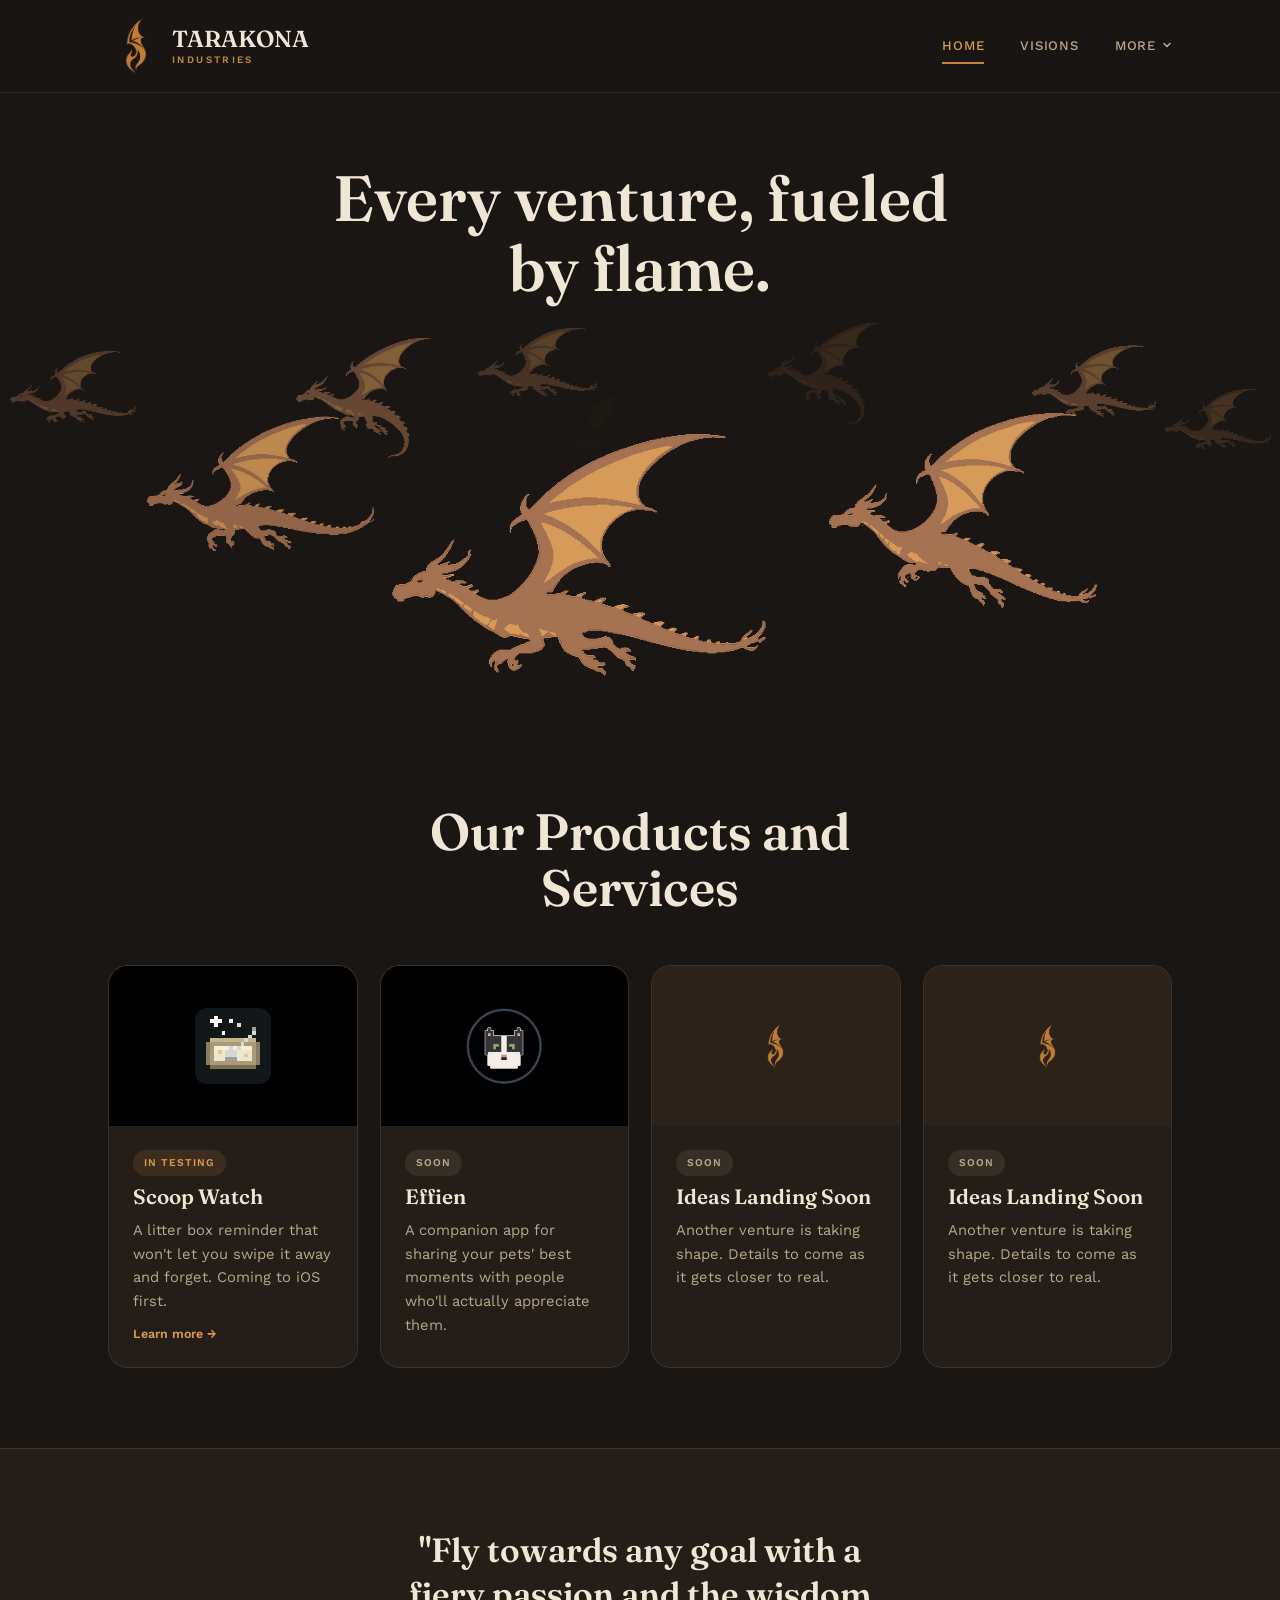
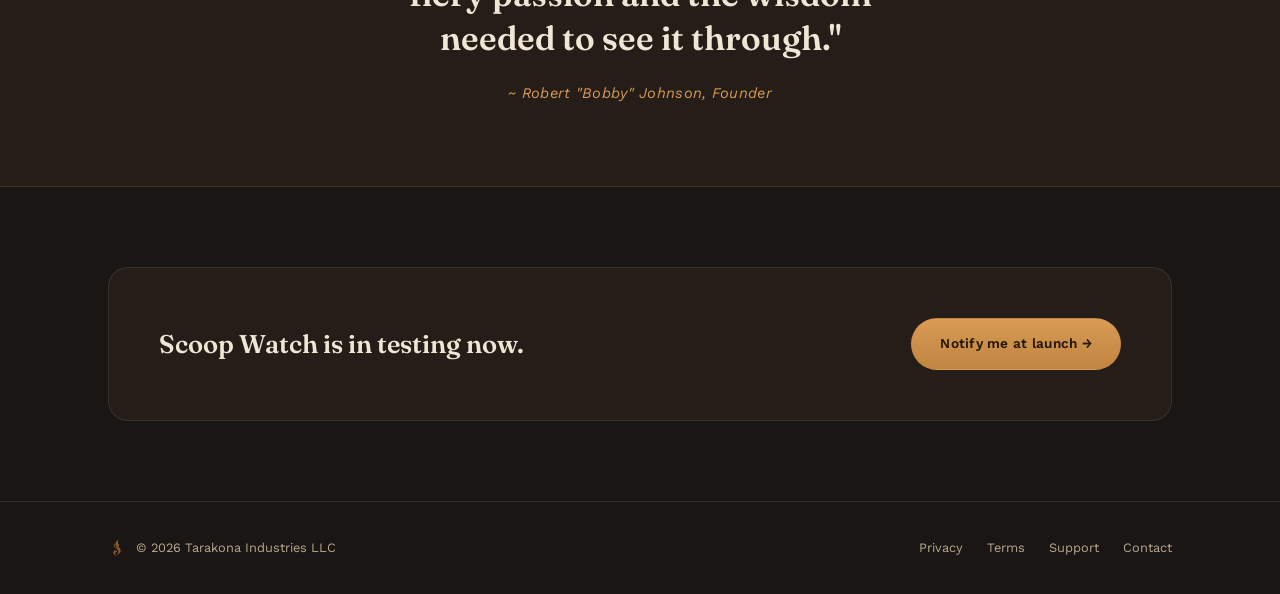
<file: index.html>
<!DOCTYPE html>
<html lang="en">
<head>
<meta charset="UTF-8">
<meta name="viewport" content="width=device-width, initial-scale=1.0">
<title>Tarakona Industries</title>
<meta name="description" content="Every venture, fueled by flame.">
<link rel="preconnect" href="https://fonts.googleapis.com">
<link rel="preconnect" href="https://fonts.gstatic.com" crossorigin>
<link href="https://fonts.googleapis.com/css2?family=Fraunces:opsz,wght@9..144,500;600;700&family=Work+Sans:wght@400;500;600&display=swap" rel="stylesheet">
<link rel="stylesheet" href="styles.css">
<script src="nav.js" defer></script>
</head>
<body>

<nav class="site-nav">
  <div class="wrap">
    <a href="index.html" class="brand">
      <img src="assets/wing-flame-icon.png" alt="">
      <span class="brand-text">TARAKONA<small>INDUSTRIES</small></span>
    </a>
    <button class="nav-toggle" aria-label="Toggle menu" onclick="document.querySelector('.nav-links').classList.toggle('open')">☰</button>
    <div class="nav-links">
      <a href="index.html" class="active">Home</a>
      <a href="visions.html">Visions</a>
      <div class="nav-more">
        <button type="button" class="nav-more-btn" aria-expanded="false" aria-haspopup="true">More <svg width="10" height="10" viewBox="0 0 10 10" fill="none" aria-hidden="true"><path d="M2 3.5l3 3 3-3" stroke="currentColor" stroke-width="1.6" stroke-linecap="round" stroke-linejoin="round"/></svg></button>
        <div class="nav-dropdown">
          <a href="privacy.html">Privacy</a>
          <a href="terms.html">Terms</a>
          <a href="support.html">Support</a>
        </div>
      </div>
    </div>
  </div>
</nav>

<header class="banner">
  <div class="wrap banner-inner">
    <h1>Every venture, fueled by flame.</h1>
  </div>
  <div class="banner-art">
    <img src="assets/dragon-flight-banner.png" alt="Dragons in flight — Tarakona Industries">
  </div>
</header>

<section id="products">
  <div class="wrap">
    <div class="section-head">
      <h2 class="products-title">Our Products and Services</h2>
    </div>
    <div class="product-grid">

      <a href="scoop-watch.html" class="product-card linkable">
        <div class="product-image" style="background:#000;">
          <img src="assets/scoop-watch-icon.png" alt="Scoop Watch" style="width:76px; height:76px; object-fit:contain; image-rendering:pixelated; border-radius:12px;">
        </div>
        <div class="product-body">
          <span class="status-tag status-live">In testing</span>
          <h3>Scoop Watch</h3>
          <p>A litter box reminder that won't let you swipe it away and forget. Coming to iOS first.</p>
          <span class="card-arrow">Learn more →</span>
        </div>
      </a>

      <div class="product-card">
        <div class="product-image" style="background:#000;">
          <img src="assets/effien-logo.png" alt="Effien" style="width:80px; height:80px; object-fit:contain;">
        </div>
        <div class="product-body">
          <span class="status-tag status-soon">Soon</span>
          <h3>Effien</h3>
          <p>A companion app for sharing your pets' best moments with people who'll actually appreciate them.</p>
        </div>
      </div>

      <div class="product-card">
        <div class="product-image">
          <img src="assets/wing-flame-icon.png" alt="" style="width:44px; height:44px; object-fit:contain;">
        </div>
        <div class="product-body">
          <span class="status-tag status-soon">Soon</span>
          <h3>Ideas Landing Soon</h3>
          <p>Another venture is taking shape. Details to come as it gets closer to real.</p>
        </div>
      </div>

      <div class="product-card">
        <div class="product-image">
          <img src="assets/wing-flame-icon.png" alt="" style="width:44px; height:44px; object-fit:contain;">
        </div>
        <div class="product-body">
          <span class="status-tag status-soon">Soon</span>
          <h3>Ideas Landing Soon</h3>
          <p>Another venture is taking shape. Details to come as it gets closer to real.</p>
        </div>
      </div>

    </div>
  </div>
</section>

<section class="mission">
  <div class="wrap">
    <blockquote>"Fly towards any goal with a fiery passion and the wisdom needed to see it through."</blockquote>
    <p class="byline">~ Robert "Bobby" Johnson, Founder</p>
  </div>
</section>

<section>
  <div class="wrap">
    <div class="cta-band">
      <h2>Scoop Watch is in testing now.</h2>
      <a href="mailto:rojo@tarakonaindustries.com?subject=Notify%20me%20about%20Scoop%20Watch" class="btn btn-primary">Notify me at launch →</a>
    </div>
  </div>
</section>

<footer>
  <div class="wrap">
    <div class="footer-brand">
      <img src="assets/wing-flame-icon.png" alt="">
      © 2026 Tarakona Industries LLC
    </div>
    <div class="footer-links">
      <a href="privacy.html">Privacy</a>
      <a href="terms.html">Terms</a>
      <a href="support.html">Support</a>
      <a href="mailto:rojo@tarakonaindustries.com">Contact</a>
    </div>
  </div>
</footer>

</body>
</html>
</file>
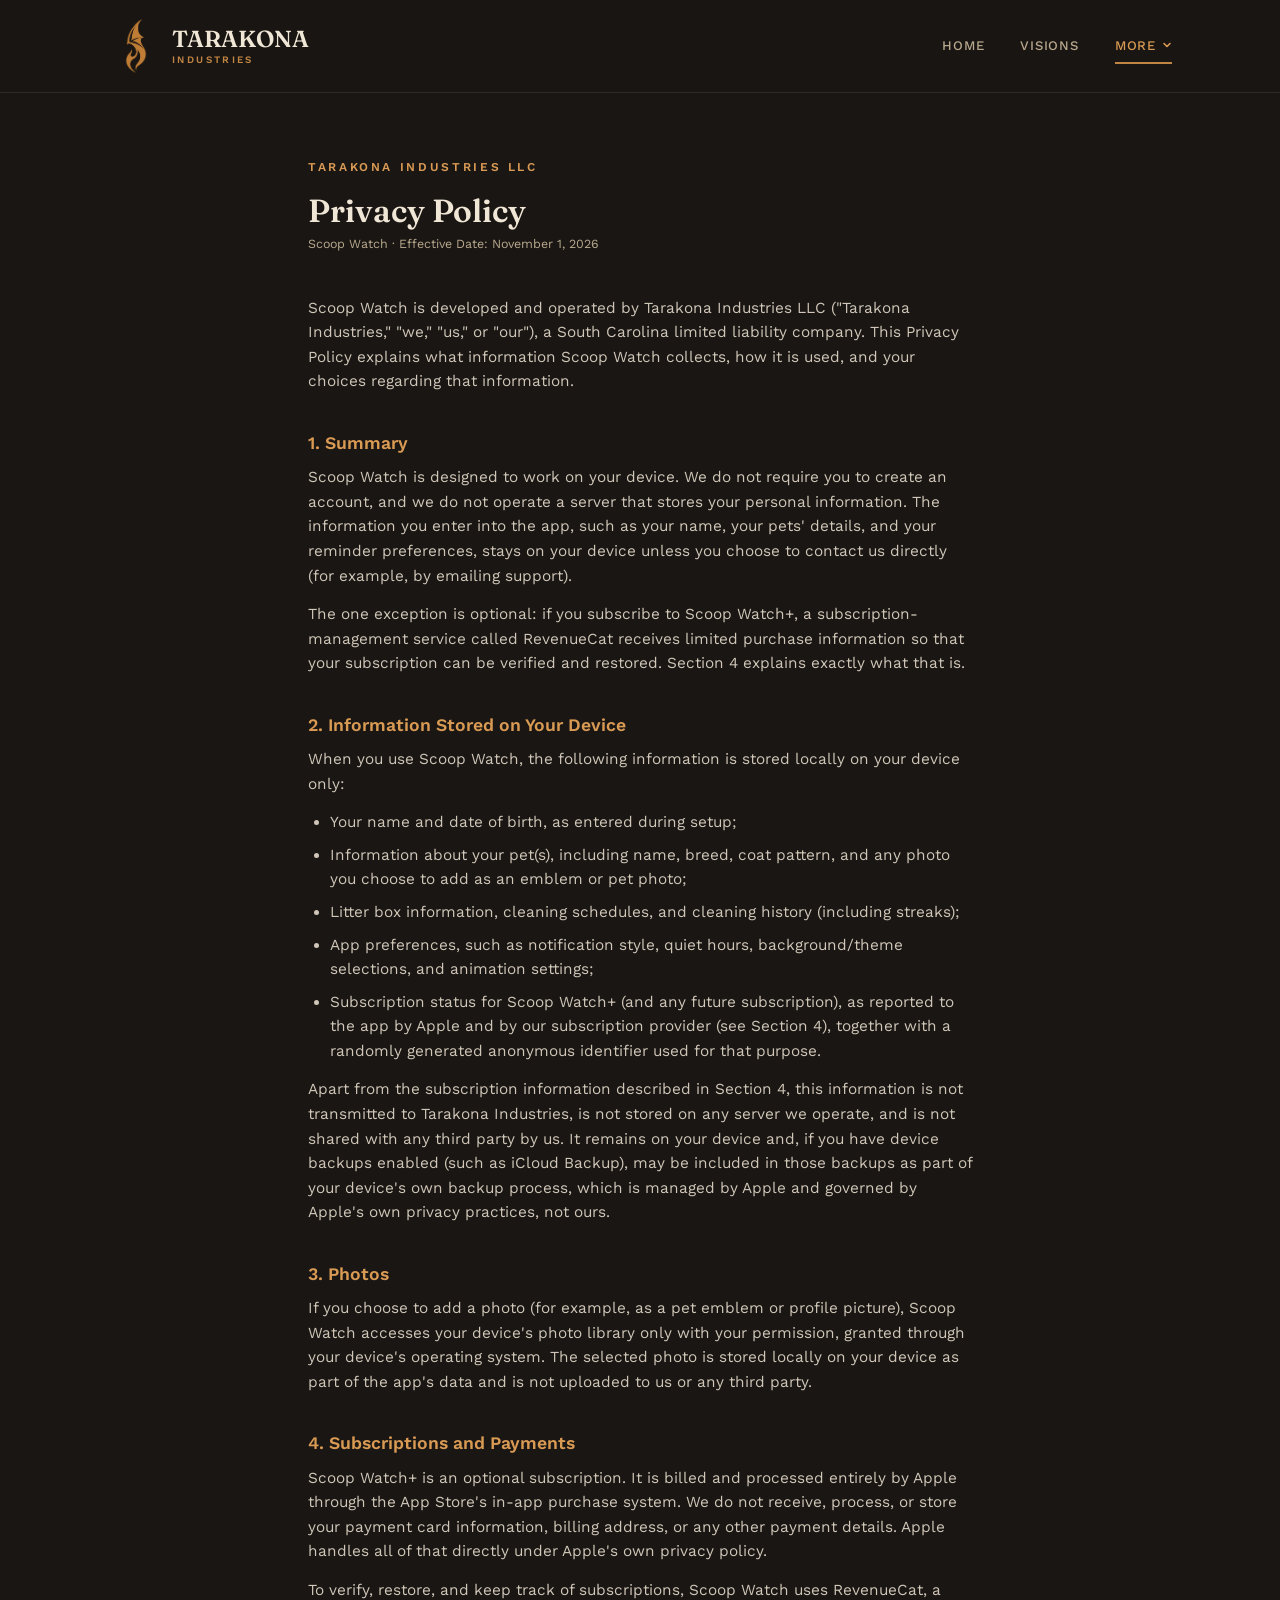
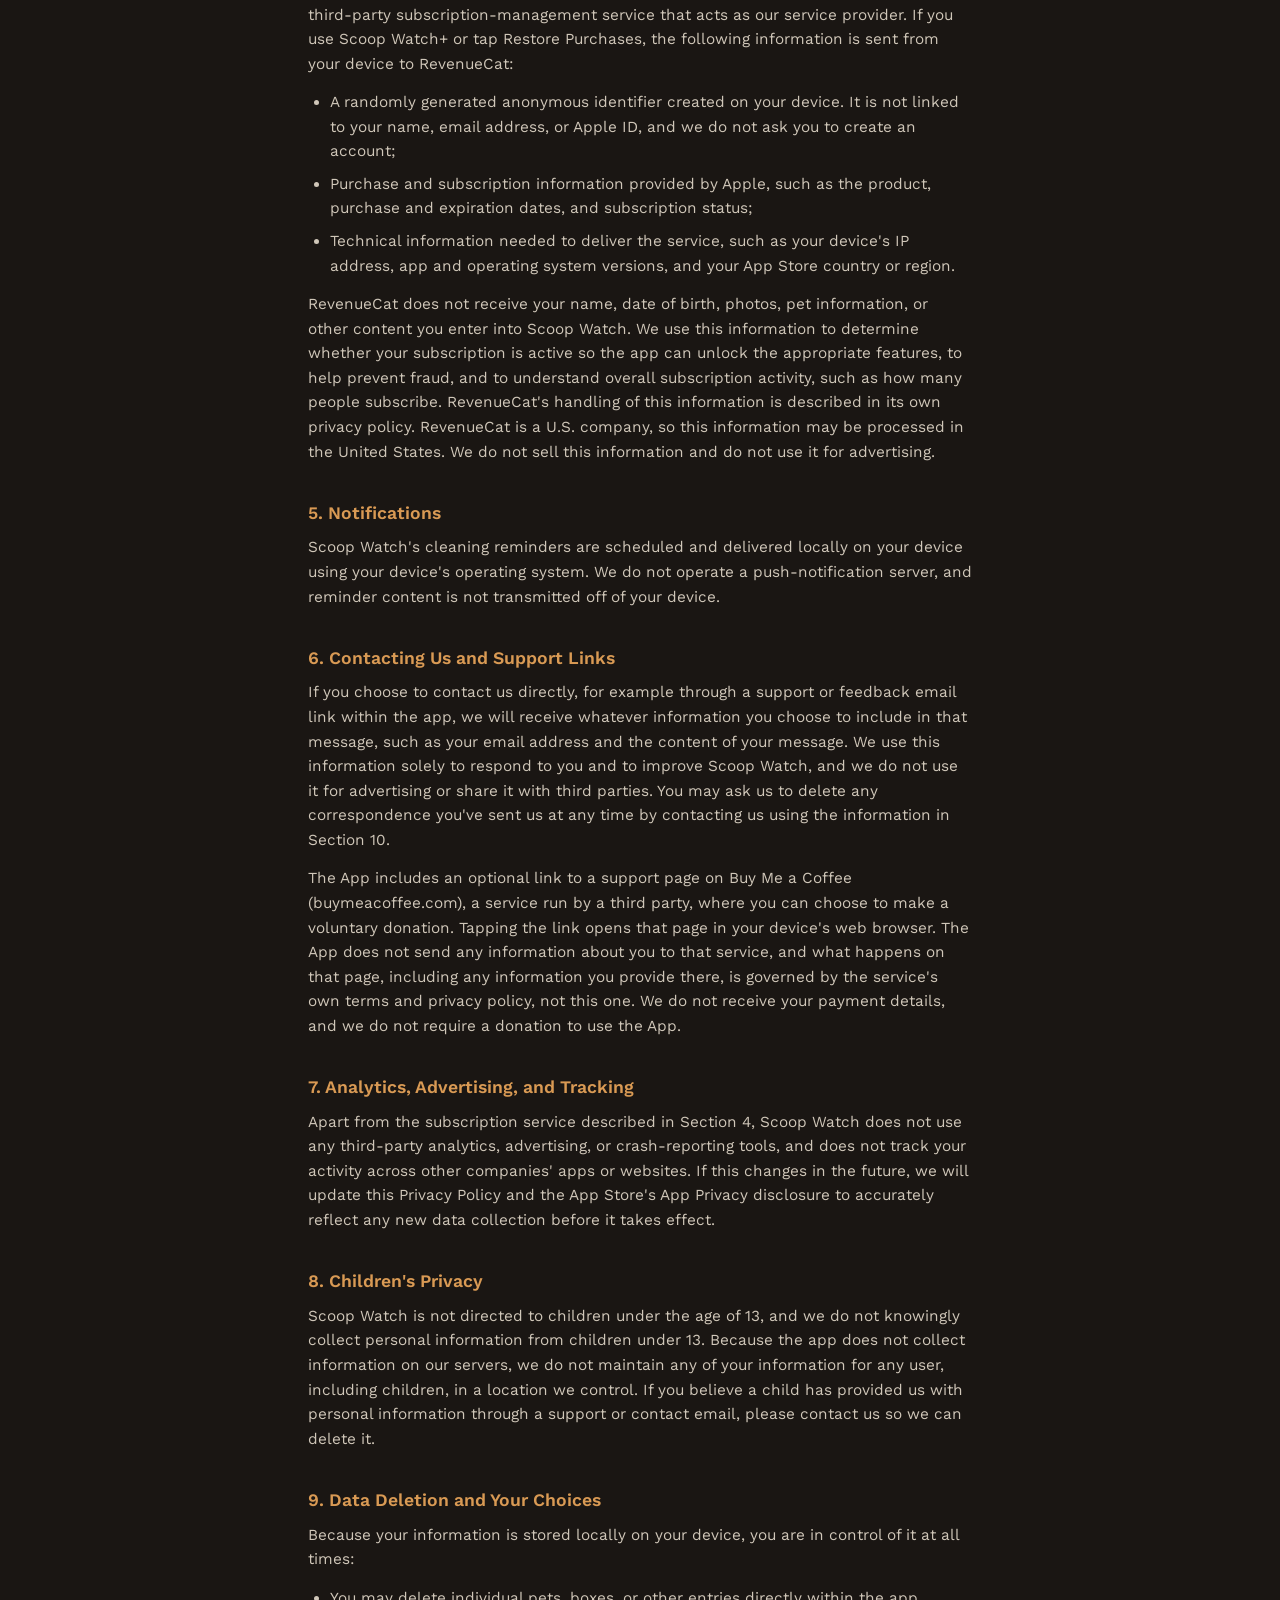
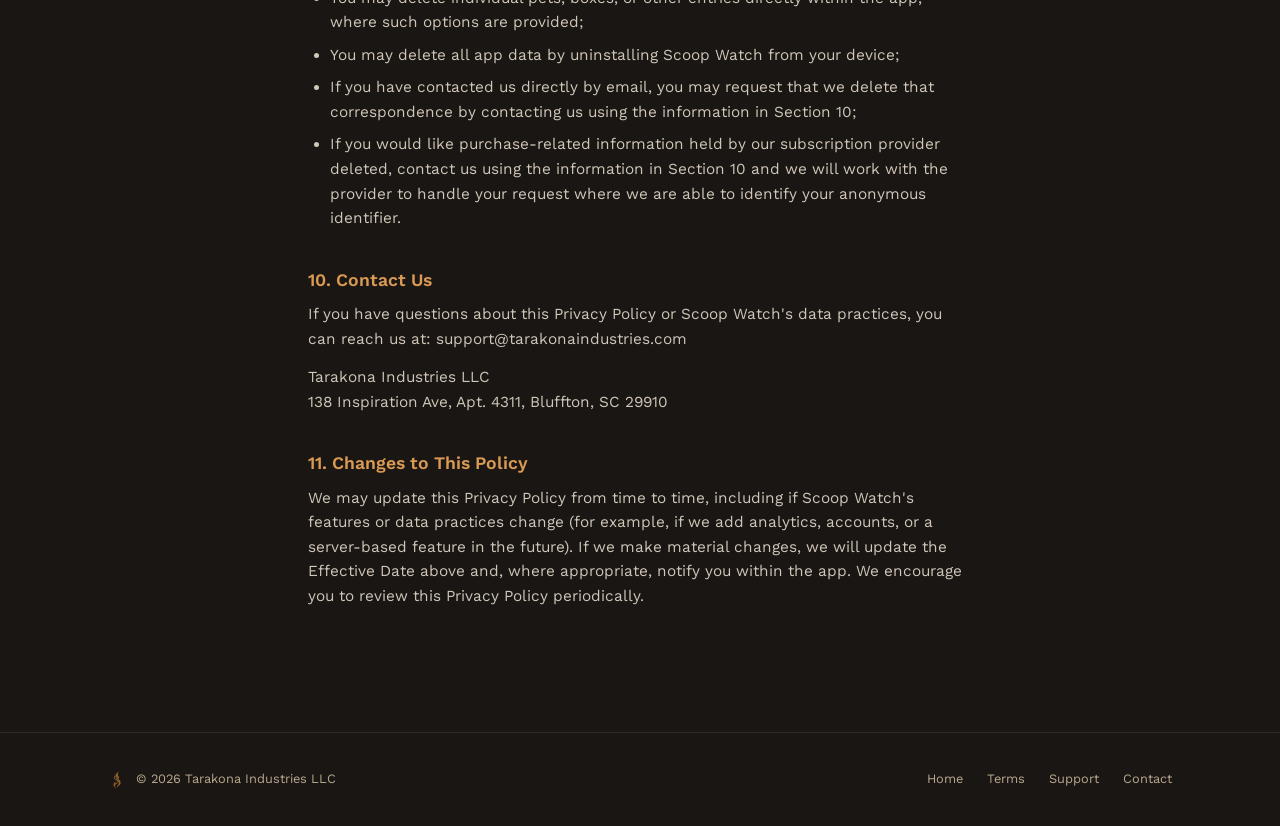
<file: privacy.html>
<!DOCTYPE html>
<html lang="en">
<head>
<meta charset="UTF-8">
<meta name="viewport" content="width=device-width, initial-scale=1.0">
<title>Privacy Policy | Scoop Watch</title>
<meta name="description" content="Privacy Policy for Scoop Watch, developed by Tarakona Industries LLC.">
<link rel="preconnect" href="https://fonts.googleapis.com">
<link rel="preconnect" href="https://fonts.gstatic.com" crossorigin>
<link href="https://fonts.googleapis.com/css2?family=Fraunces:opsz,wght@9..144,500;600;700&family=Work+Sans:wght@400;500;600&display=swap" rel="stylesheet">
<link rel="stylesheet" href="styles.css">
<script src="nav.js" defer></script>
</head>
<body>

<nav class="site-nav">
  <div class="wrap">
    <a href="index.html" class="brand">
      <img src="assets/wing-flame-icon.png" alt="">
      <span class="brand-text">TARAKONA<small>INDUSTRIES</small></span>
    </a>
    <button class="nav-toggle" aria-label="Toggle menu" onclick="document.querySelector('.nav-links').classList.toggle('open')">☰</button>
    <div class="nav-links">
      <a href="index.html">Home</a>
      <a href="visions.html">Visions</a>
      <div class="nav-more has-active">
        <button type="button" class="nav-more-btn" aria-expanded="false" aria-haspopup="true">More <svg width="10" height="10" viewBox="0 0 10 10" fill="none" aria-hidden="true"><path d="M2 3.5l3 3 3-3" stroke="currentColor" stroke-width="1.6" stroke-linecap="round" stroke-linejoin="round"/></svg></button>
        <div class="nav-dropdown">
          <a href="privacy.html" class="active">Privacy</a>
          <a href="terms.html">Terms</a>
          <a href="support.html">Support</a>
        </div>
      </div>
    </div>
  </div>
</nav>

<div class="legal">
  <span class="eyebrow">Tarakona Industries LLC</span>
  <h1 style="margin-top:14px;">Privacy Policy</h1>
  <span class="effective">Scoop Watch · Effective Date: November 1, 2026</span>

  <p>Scoop Watch is developed and operated by Tarakona Industries LLC ("Tarakona Industries," "we," "us," or "our"), a South Carolina limited liability company. This Privacy Policy explains what information Scoop Watch collects, how it is used, and your choices regarding that information.</p>

  <h2>1. Summary</h2>
  <p>Scoop Watch is designed to work on your device. We do not require you to create an account, and we do not operate a server that stores your personal information. The information you enter into the app, such as your name, your pets' details, and your reminder preferences, stays on your device unless you choose to contact us directly (for example, by emailing support).</p>
  <p>The one exception is optional: if you subscribe to Scoop Watch+, a subscription-management service called RevenueCat receives limited purchase information so that your subscription can be verified and restored. Section 4 explains exactly what that is.</p>

  <h2>2. Information Stored on Your Device</h2>
  <p>When you use Scoop Watch, the following information is stored locally on your device only:</p>
  <ul>
    <li>Your name and date of birth, as entered during setup;</li>
    <li>Information about your pet(s), including name, breed, coat pattern, and any photo you choose to add as an emblem or pet photo;</li>
    <li>Litter box information, cleaning schedules, and cleaning history (including streaks);</li>
    <li>App preferences, such as notification style, quiet hours, background/theme selections, and animation settings;</li>
    <li>Subscription status for Scoop Watch+ (and any future subscription), as reported to the app by Apple and by our subscription provider (see Section 4), together with a randomly generated anonymous identifier used for that purpose.</li>
  </ul>
  <p>Apart from the subscription information described in Section 4, this information is not transmitted to Tarakona Industries, is not stored on any server we operate, and is not shared with any third party by us. It remains on your device and, if you have device backups enabled (such as iCloud Backup), may be included in those backups as part of your device's own backup process, which is managed by Apple and governed by Apple's own privacy practices, not ours.</p>

  <h2>3. Photos</h2>
  <p>If you choose to add a photo (for example, as a pet emblem or profile picture), Scoop Watch accesses your device's photo library only with your permission, granted through your device's operating system. The selected photo is stored locally on your device as part of the app's data and is not uploaded to us or any third party.</p>

  <h2>4. Subscriptions and Payments</h2>
  <p>Scoop Watch+ is an optional subscription. It is billed and processed entirely by Apple through the App Store's in-app purchase system. We do not receive, process, or store your payment card information, billing address, or any other payment details. Apple handles all of that directly under Apple's own privacy policy.</p>
  <p>To verify, restore, and keep track of subscriptions, Scoop Watch uses RevenueCat, a third-party subscription-management service that acts as our service provider. If you use Scoop Watch+ or tap Restore Purchases, the following information is sent from your device to RevenueCat:</p>
  <ul>
    <li>A randomly generated anonymous identifier created on your device. It is not linked to your name, email address, or Apple ID, and we do not ask you to create an account;</li>
    <li>Purchase and subscription information provided by Apple, such as the product, purchase and expiration dates, and subscription status;</li>
    <li>Technical information needed to deliver the service, such as your device's IP address, app and operating system versions, and your App Store country or region.</li>
  </ul>
  <p>RevenueCat does not receive your name, date of birth, photos, pet information, or other content you enter into Scoop Watch. We use this information to determine whether your subscription is active so the app can unlock the appropriate features, to help prevent fraud, and to understand overall subscription activity, such as how many people subscribe. RevenueCat's handling of this information is described in its own privacy policy. RevenueCat is a U.S. company, so this information may be processed in the United States. We do not sell this information and do not use it for advertising.</p>

  <h2>5. Notifications</h2>
  <p>Scoop Watch's cleaning reminders are scheduled and delivered locally on your device using your device's operating system. We do not operate a push-notification server, and reminder content is not transmitted off of your device.</p>

  <h2>6. Contacting Us and Support Links</h2>
  <p>If you choose to contact us directly, for example through a support or feedback email link within the app, we will receive whatever information you choose to include in that message, such as your email address and the content of your message. We use this information solely to respond to you and to improve Scoop Watch, and we do not use it for advertising or share it with third parties. You may ask us to delete any correspondence you've sent us at any time by contacting us using the information in Section 10.</p>

  <p>The App includes an optional link to a support page on Buy Me a Coffee (buymeacoffee.com), a service run by a third party, where you can choose to make a voluntary donation. Tapping the link opens that page in your device's web browser. The App does not send any information about you to that service, and what happens on that page, including any information you provide there, is governed by the service's own terms and privacy policy, not this one. We do not receive your payment details, and we do not require a donation to use the App.</p>

  <h2>7. Analytics, Advertising, and Tracking</h2>
  <p>Apart from the subscription service described in Section 4, Scoop Watch does not use any third-party analytics, advertising, or crash-reporting tools, and does not track your activity across other companies' apps or websites. If this changes in the future, we will update this Privacy Policy and the App Store's App Privacy disclosure to accurately reflect any new data collection before it takes effect.</p>

  <h2>8. Children's Privacy</h2>
  <p>Scoop Watch is not directed to children under the age of 13, and we do not knowingly collect personal information from children under 13. Because the app does not collect information on our servers, we do not maintain any of your information for any user, including children, in a location we control. If you believe a child has provided us with personal information through a support or contact email, please contact us so we can delete it.</p>

  <h2>9. Data Deletion and Your Choices</h2>
  <p>Because your information is stored locally on your device, you are in control of it at all times:</p>
  <ul>
    <li>You may delete individual pets, boxes, or other entries directly within the app, where such options are provided;</li>
    <li>You may delete all app data by uninstalling Scoop Watch from your device;</li>
    <li>If you have contacted us directly by email, you may request that we delete that correspondence by contacting us using the information in Section 10;</li>
    <li>If you would like purchase-related information held by our subscription provider deleted, contact us using the information in Section 10 and we will work with the provider to handle your request where we are able to identify your anonymous identifier.</li>
  </ul>

  <h2>10. Contact Us</h2>
  <p>If you have questions about this Privacy Policy or Scoop Watch's data practices, you can reach us at: support@tarakonaindustries.com</p>
  <p>Tarakona Industries LLC<br>138 Inspiration Ave, Apt. 4311, Bluffton, SC 29910</p>

  <h2>11. Changes to This Policy</h2>
  <p>We may update this Privacy Policy from time to time, including if Scoop Watch's features or data practices change (for example, if we add analytics, accounts, or a server-based feature in the future). If we make material changes, we will update the Effective Date above and, where appropriate, notify you within the app. We encourage you to review this Privacy Policy periodically.</p>
</div>

<footer>
  <div class="wrap">
    <div class="footer-brand">
      <img src="assets/wing-flame-icon.png" alt="">
      © 2026 Tarakona Industries LLC
    </div>
    <div class="footer-links">
      <a href="index.html">Home</a>
      <a href="terms.html">Terms</a>
      <a href="support.html">Support</a>
      <a href="mailto:support@tarakonaindustries.com">Contact</a>
    </div>
  </div>
</footer>

</body>
</html>
</file>
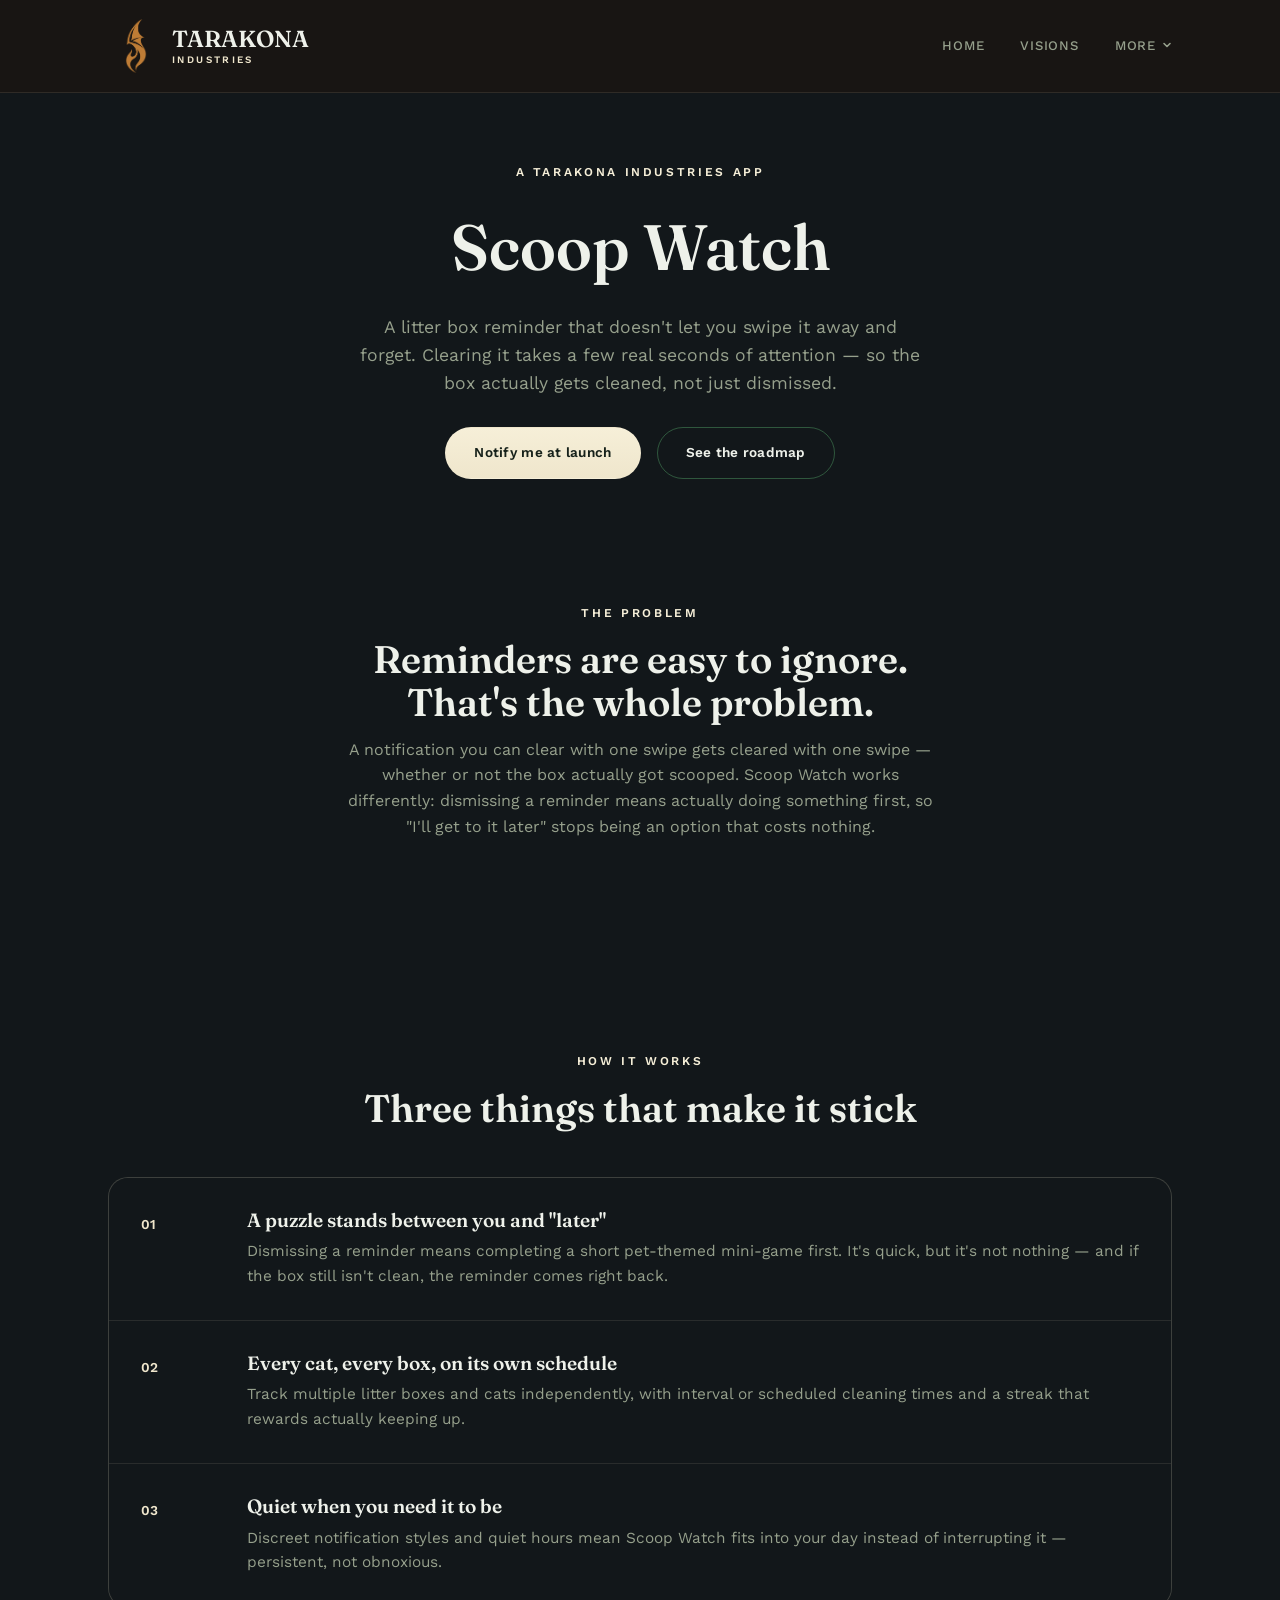
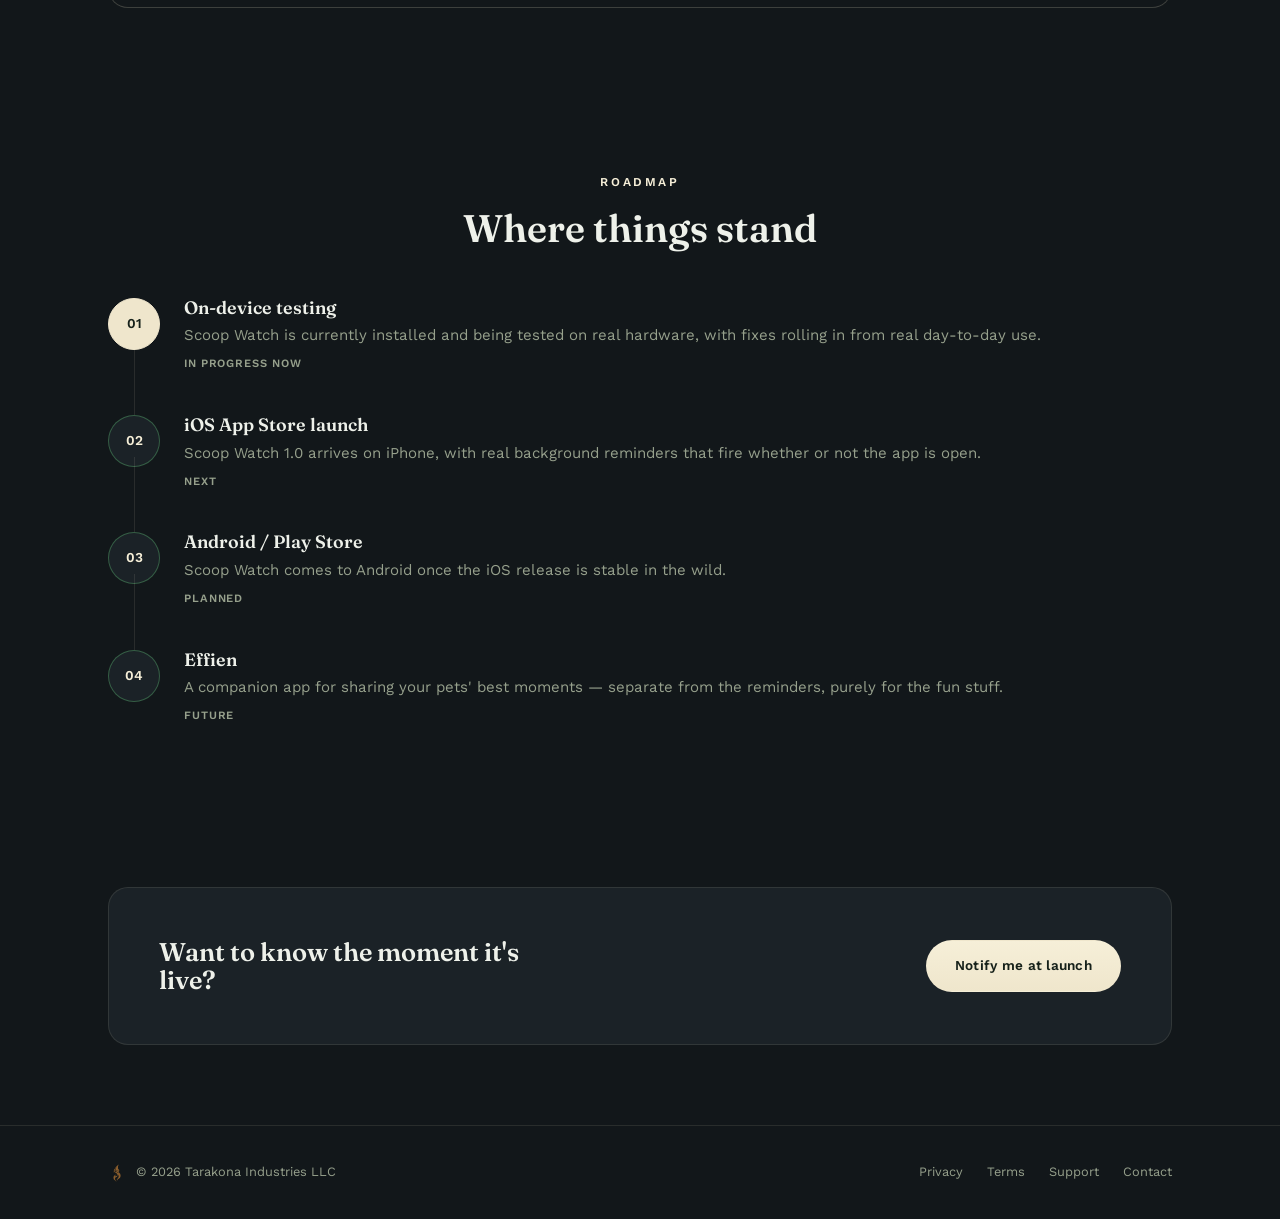
<file: scoop-watch.html>
<!DOCTYPE html>
<html lang="en">
<head>
<meta charset="UTF-8">
<meta name="viewport" content="width=device-width, initial-scale=1.0">
<title>Scoop Watch — Tarakona Industries</title>
<meta name="description" content="Scoop Watch is a litter box reminder that won't let you swipe it away and forget.">
<link rel="preconnect" href="https://fonts.googleapis.com">
<link rel="preconnect" href="https://fonts.gstatic.com" crossorigin>
<link href="https://fonts.googleapis.com/css2?family=Fraunces:opsz,wght@9..144,500;600;700&family=Work+Sans:wght@400;500;600&display=swap" rel="stylesheet">
<link rel="stylesheet" href="styles.css">
<style>
  /* Scoop Watch page palette — pulled directly from the app's own colors
     rather than the parent Tarakona Ember palette: the app's actual dark-navy
     background, its cream action/button color, and the exact green (#5fbf78)
     it uses for a "fresh/clean" status. */
  :root {
    --obsidian: #12171a;
    --panel: #1b2227;
    --panel-2: #212a30;
    --border: rgba(239, 230, 204, 0.10);
    --border-strong: rgba(95, 191, 120, 0.38);
    --bronze: #efe6cc;
    --bronze-bright: #f6efd8;
    --oxblood: #5fbf78;
    --parchment: #eef1ea;
    --muted: #96a08c;
  }
  .btn-primary { color: #16211a !important; }
  .roadmap-item.done .roadmap-num { color: #16211a !important; }
</style>
<script src="nav.js" defer></script>
</head>
<body>

<nav class="site-nav">
  <div class="wrap">
    <a href="index.html" class="brand">
      <img src="assets/wing-flame-icon.png" alt="">
      <span class="brand-text">TARAKONA<small>INDUSTRIES</small></span>
    </a>
    <button class="nav-toggle" aria-label="Toggle menu" onclick="document.querySelector('.nav-links').classList.toggle('open')">☰</button>
    <div class="nav-links">
      <a href="index.html">Home</a>
      <a href="visions.html">Visions</a>
      <div class="nav-more">
        <button type="button" class="nav-more-btn" aria-expanded="false" aria-haspopup="true">More <svg width="10" height="10" viewBox="0 0 10 10" fill="none" aria-hidden="true"><path d="M2 3.5l3 3 3-3" stroke="currentColor" stroke-width="1.6" stroke-linecap="round" stroke-linejoin="round"/></svg></button>
        <div class="nav-dropdown">
          <a href="privacy.html">Privacy</a>
          <a href="terms.html">Terms</a>
          <a href="support.html">Support</a>
        </div>
      </div>
    </div>
  </div>
</nav>

<header class="banner">
  <div class="wrap banner-inner">
    <span class="eyebrow">A Tarakona Industries app</span>
    <h1>Scoop Watch</h1>
    <p class="lede">A litter box reminder that doesn't let you swipe it away and forget. Clearing it takes a few real seconds of attention — so the box actually gets cleaned, not just dismissed.</p>
    <div style="display:flex; gap:16px; flex-wrap:wrap; justify-content:center;">
      <a href="mailto:rojo@tarakonaindustries.com?subject=Notify%20me%20about%20Scoop%20Watch" class="btn btn-primary">Notify me at launch</a>
      <a href="#roadmap" class="btn btn-ghost">See the roadmap</a>
    </div>
  </div>
</header>

<section>
  <div class="wrap">
    <div class="section-head">
      <span class="eyebrow">The problem</span>
      <h2>Reminders are easy to ignore. That's the whole problem.</h2>
      <p>A notification you can clear with one swipe gets cleared with one swipe — whether or not the box actually got scooped. Scoop Watch works differently: dismissing a reminder means actually doing something first, so "I'll get to it later" stops being an option that costs nothing.</p>
    </div>
  </div>
</section>

<section>
  <div class="wrap">
    <div class="section-head">
      <span class="eyebrow">How it works</span>
      <h2>Three things that make it stick</h2>
    </div>
    <div class="feature-list">
      <div class="feature-row">
        <span class="feature-mark">01</span>
        <div>
          <h3>A puzzle stands between you and "later"</h3>
          <p>Dismissing a reminder means completing a short pet-themed mini-game first. It's quick, but it's not nothing — and if the box still isn't clean, the reminder comes right back.</p>
        </div>
      </div>
      <div class="feature-row">
        <span class="feature-mark">02</span>
        <div>
          <h3>Every cat, every box, on its own schedule</h3>
          <p>Track multiple litter boxes and cats independently, with interval or scheduled cleaning times and a streak that rewards actually keeping up.</p>
        </div>
      </div>
      <div class="feature-row">
        <span class="feature-mark">03</span>
        <div>
          <h3>Quiet when you need it to be</h3>
          <p>Discreet notification styles and quiet hours mean Scoop Watch fits into your day instead of interrupting it — persistent, not obnoxious.</p>
        </div>
      </div>
    </div>
  </div>
</section>

<section id="roadmap">
  <div class="wrap">
    <div class="section-head">
      <span class="eyebrow">Roadmap</span>
      <h2>Where things stand</h2>
    </div>
    <div class="roadmap">
      <div class="roadmap-item done">
        <div class="roadmap-num">01</div>
        <div class="roadmap-body">
          <h3>On-device testing</h3>
          <p>Scoop Watch is currently installed and being tested on real hardware, with fixes rolling in from real day-to-day use.</p>
          <span class="roadmap-when">In progress now</span>
        </div>
      </div>
      <div class="roadmap-item">
        <div class="roadmap-num">02</div>
        <div class="roadmap-body">
          <h3>iOS App Store launch</h3>
          <p>Scoop Watch 1.0 arrives on iPhone, with real background reminders that fire whether or not the app is open.</p>
          <span class="roadmap-when">Next</span>
        </div>
      </div>
      <div class="roadmap-item">
        <div class="roadmap-num">03</div>
        <div class="roadmap-body">
          <h3>Android / Play Store</h3>
          <p>Scoop Watch comes to Android once the iOS release is stable in the wild.</p>
          <span class="roadmap-when">Planned</span>
        </div>
      </div>
      <div class="roadmap-item">
        <div class="roadmap-num">04</div>
        <div class="roadmap-body">
          <h3>Effien</h3>
          <p>A companion app for sharing your pets' best moments — separate from the reminders, purely for the fun stuff.</p>
          <span class="roadmap-when">Future</span>
        </div>
      </div>
    </div>
  </div>
</section>

<section>
  <div class="wrap">
    <div class="cta-band">
      <h2>Want to know the moment it's live?</h2>
      <a href="mailto:rojo@tarakonaindustries.com?subject=Notify%20me%20about%20Scoop%20Watch" class="btn btn-primary">Notify me at launch</a>
    </div>
  </div>
</section>

<footer>
  <div class="wrap">
    <div class="footer-brand">
      <img src="assets/wing-flame-icon.png" alt="">
      © 2026 Tarakona Industries LLC
    </div>
    <div class="footer-links">
      <a href="privacy.html">Privacy</a>
      <a href="terms.html">Terms</a>
      <a href="support.html">Support</a>
      <a href="mailto:rojo@tarakonaindustries.com">Contact</a>
    </div>
  </div>
</footer>

</body>
</html>
</file>
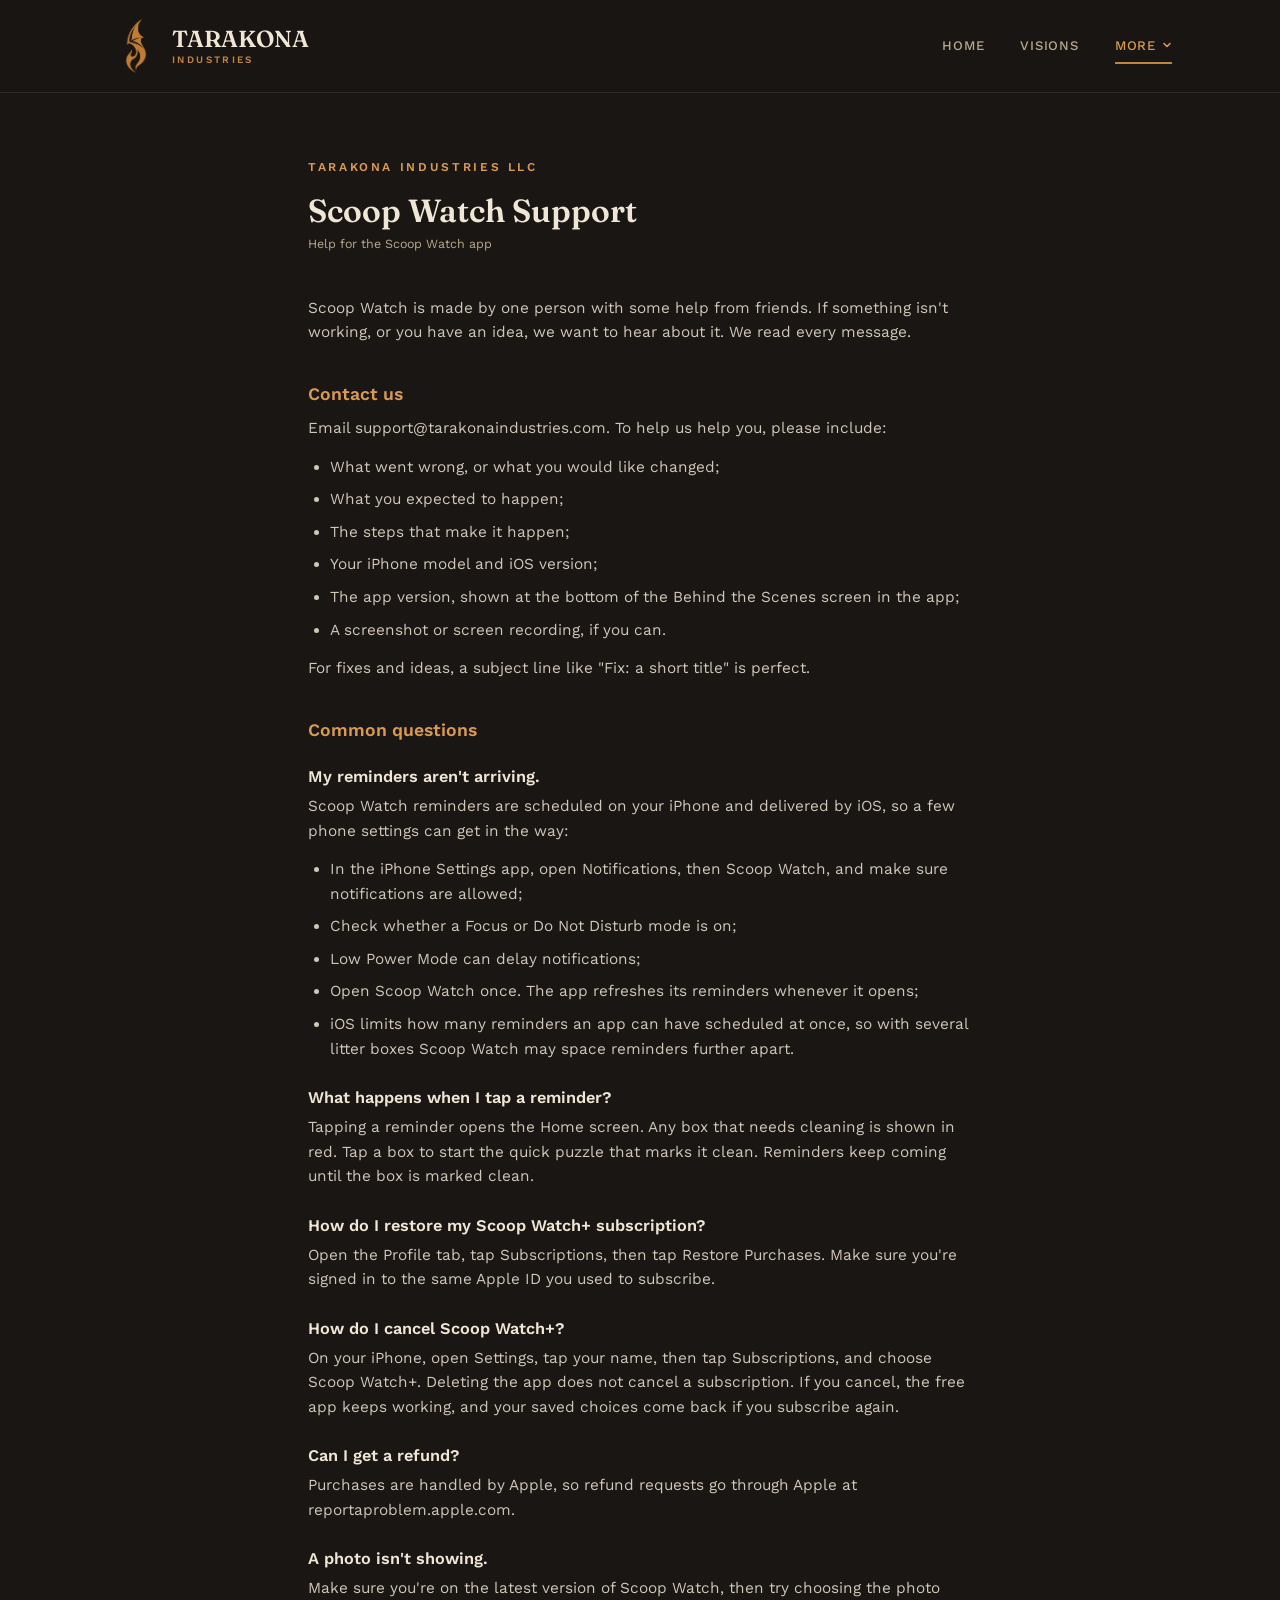
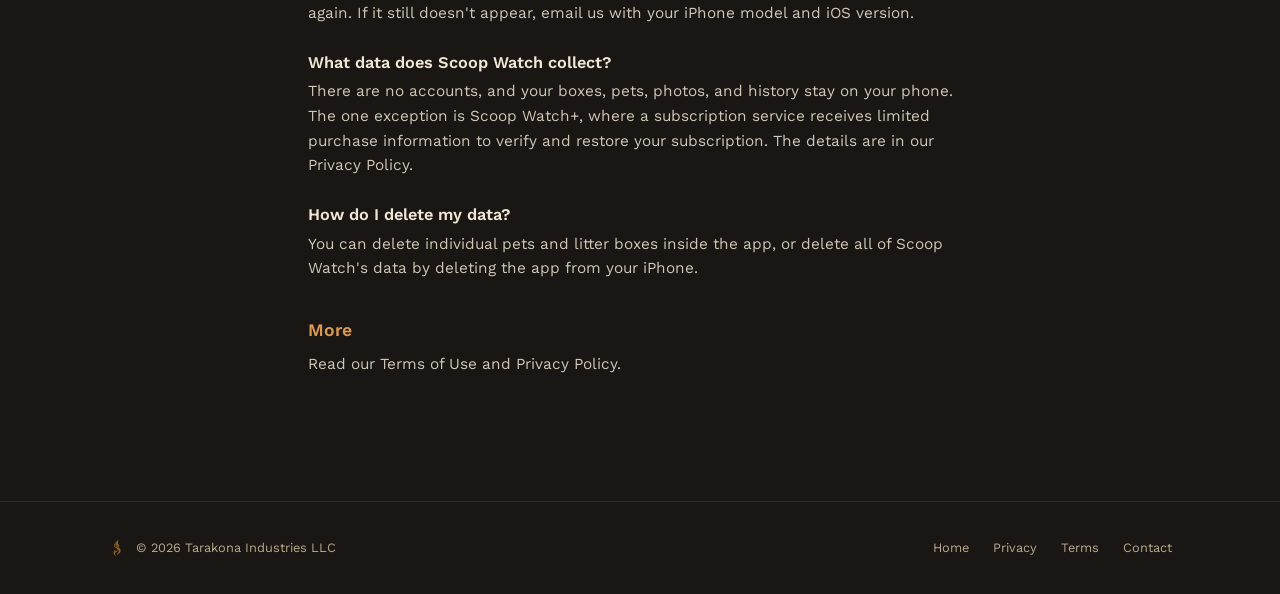
<file: support.html>
<!DOCTYPE html>
<html lang="en">
<head>
<meta charset="UTF-8">
<meta name="viewport" content="width=device-width, initial-scale=1.0">
<title>Support | Scoop Watch</title>
<meta name="description" content="Help and support for Scoop Watch, the litter box reminder app from Tarakona Industries LLC.">
<link rel="preconnect" href="https://fonts.googleapis.com">
<link rel="preconnect" href="https://fonts.gstatic.com" crossorigin>
<link href="https://fonts.googleapis.com/css2?family=Fraunces:opsz,wght@9..144,500;600;700&family=Work+Sans:wght@400;500;600&display=swap" rel="stylesheet">
<link rel="stylesheet" href="styles.css">
<style>
  /* Support page: style the question headings so they read as questions, not as page titles */
  .legal h3 { font-family: 'Work Sans', sans-serif; font-weight: 600; font-size: 1.02rem; color: var(--parchment); margin: 28px 0 8px; }
</style>
<script src="nav.js" defer></script>
</head>
<body>

<nav class="site-nav">
  <div class="wrap">
    <a href="index.html" class="brand">
      <img src="assets/wing-flame-icon.png" alt="">
      <span class="brand-text">TARAKONA<small>INDUSTRIES</small></span>
    </a>
    <button class="nav-toggle" aria-label="Toggle menu" onclick="document.querySelector('.nav-links').classList.toggle('open')">☰</button>
    <div class="nav-links">
      <a href="index.html">Home</a>
      <a href="visions.html">Visions</a>
      <div class="nav-more has-active">
        <button type="button" class="nav-more-btn" aria-expanded="false" aria-haspopup="true">More <svg width="10" height="10" viewBox="0 0 10 10" fill="none" aria-hidden="true"><path d="M2 3.5l3 3 3-3" stroke="currentColor" stroke-width="1.6" stroke-linecap="round" stroke-linejoin="round"/></svg></button>
        <div class="nav-dropdown">
          <a href="privacy.html">Privacy</a>
          <a href="terms.html">Terms</a>
          <a href="support.html" class="active">Support</a>
        </div>
      </div>
    </div>
  </div>
</nav>

<div class="legal">
  <span class="eyebrow">Tarakona Industries LLC</span>
  <h1 style="margin-top:14px;">Scoop Watch Support</h1>
  <span class="effective">Help for the Scoop Watch app</span>

  <p>Scoop Watch is made by one person with some help from friends. If something isn't working, or you have an idea, we want to hear about it. We read every message.</p>

  <h2>Contact us</h2>
  <p>Email <a href="mailto:support@tarakonaindustries.com">support@tarakonaindustries.com</a>. To help us help you, please include:</p>
  <ul>
    <li>What went wrong, or what you would like changed;</li>
    <li>What you expected to happen;</li>
    <li>The steps that make it happen;</li>
    <li>Your iPhone model and iOS version;</li>
    <li>The app version, shown at the bottom of the Behind the Scenes screen in the app;</li>
    <li>A screenshot or screen recording, if you can.</li>
  </ul>
  <p>For fixes and ideas, a subject line like "Fix: a short title" is perfect.</p>

  <h2>Common questions</h2>

  <h3>My reminders aren't arriving.</h3>
  <p>Scoop Watch reminders are scheduled on your iPhone and delivered by iOS, so a few phone settings can get in the way:</p>
  <ul>
    <li>In the iPhone Settings app, open Notifications, then Scoop Watch, and make sure notifications are allowed;</li>
    <li>Check whether a Focus or Do Not Disturb mode is on;</li>
    <li>Low Power Mode can delay notifications;</li>
    <li>Open Scoop Watch once. The app refreshes its reminders whenever it opens;</li>
    <li>iOS limits how many reminders an app can have scheduled at once, so with several litter boxes Scoop Watch may space reminders further apart.</li>
  </ul>

  <h3>What happens when I tap a reminder?</h3>
  <p>Tapping a reminder opens the Home screen. Any box that needs cleaning is shown in red. Tap a box to start the quick puzzle that marks it clean. Reminders keep coming until the box is marked clean.</p>

  <h3>How do I restore my Scoop Watch+ subscription?</h3>
  <p>Open the Profile tab, tap Subscriptions, then tap Restore Purchases. Make sure you're signed in to the same Apple ID you used to subscribe.</p>

  <h3>How do I cancel Scoop Watch+?</h3>
  <p>On your iPhone, open Settings, tap your name, then tap Subscriptions, and choose Scoop Watch+. Deleting the app does not cancel a subscription. If you cancel, the free app keeps working, and your saved choices come back if you subscribe again.</p>

  <h3>Can I get a refund?</h3>
  <p>Purchases are handled by Apple, so refund requests go through Apple at <a href="https://reportaproblem.apple.com">reportaproblem.apple.com</a>.</p>

  <h3>A photo isn't showing.</h3>
  <p>Make sure you're on the latest version of Scoop Watch, then try choosing the photo again. If it still doesn't appear, email us with your iPhone model and iOS version.</p>

  <h3>What data does Scoop Watch collect?</h3>
  <p>There are no accounts, and your boxes, pets, photos, and history stay on your phone. The one exception is Scoop Watch+, where a subscription service receives limited purchase information to verify and restore your subscription. The details are in our <a href="privacy.html">Privacy Policy</a>.</p>

  <h3>How do I delete my data?</h3>
  <p>You can delete individual pets and litter boxes inside the app, or delete all of Scoop Watch's data by deleting the app from your iPhone.</p>

  <h2>More</h2>
  <p>Read our <a href="terms.html">Terms of Use</a> and <a href="privacy.html">Privacy Policy</a>.</p>
</div>

<footer>
  <div class="wrap">
    <div class="footer-brand">
      <img src="assets/wing-flame-icon.png" alt="">
      © 2026 Tarakona Industries LLC
    </div>
    <div class="footer-links">
      <a href="index.html">Home</a>
      <a href="privacy.html">Privacy</a>
      <a href="terms.html">Terms</a>
      <a href="mailto:support@tarakonaindustries.com">Contact</a>
    </div>
  </div>
</footer>

</body>
</html>
</file>
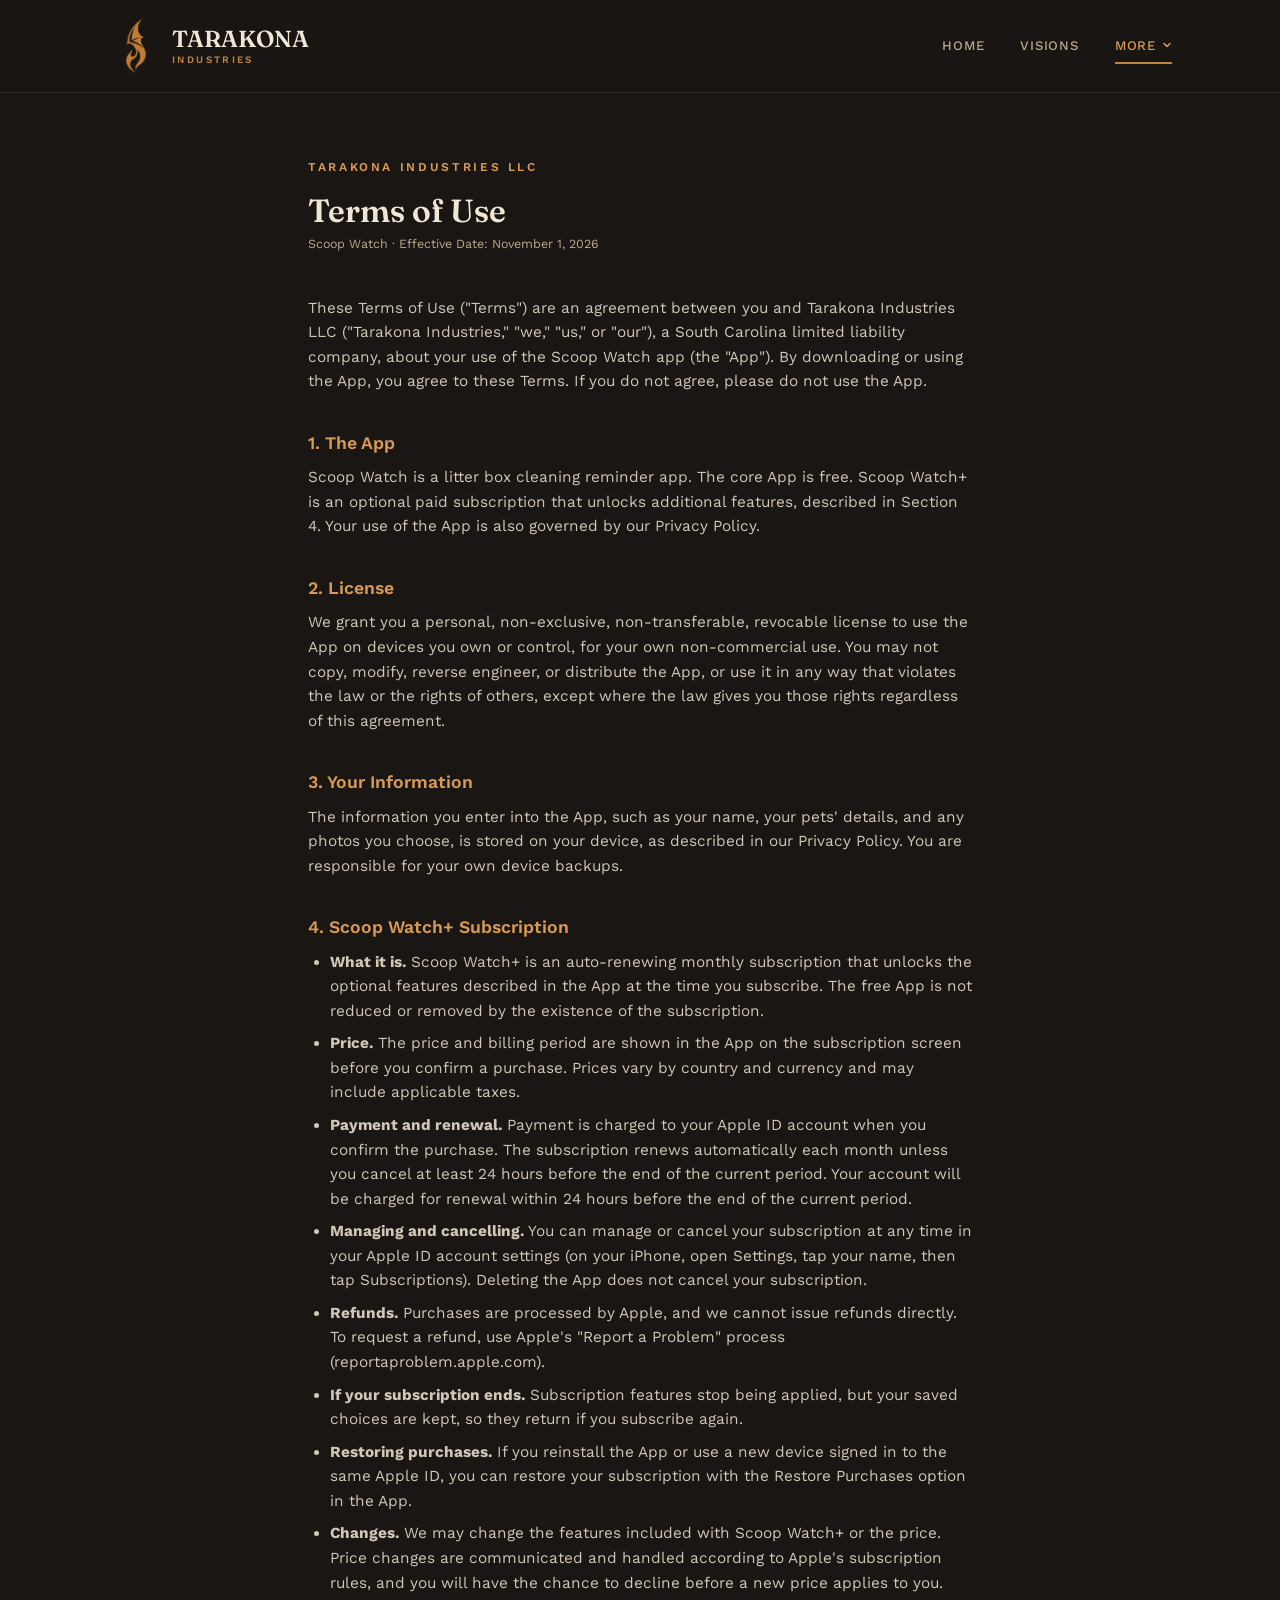
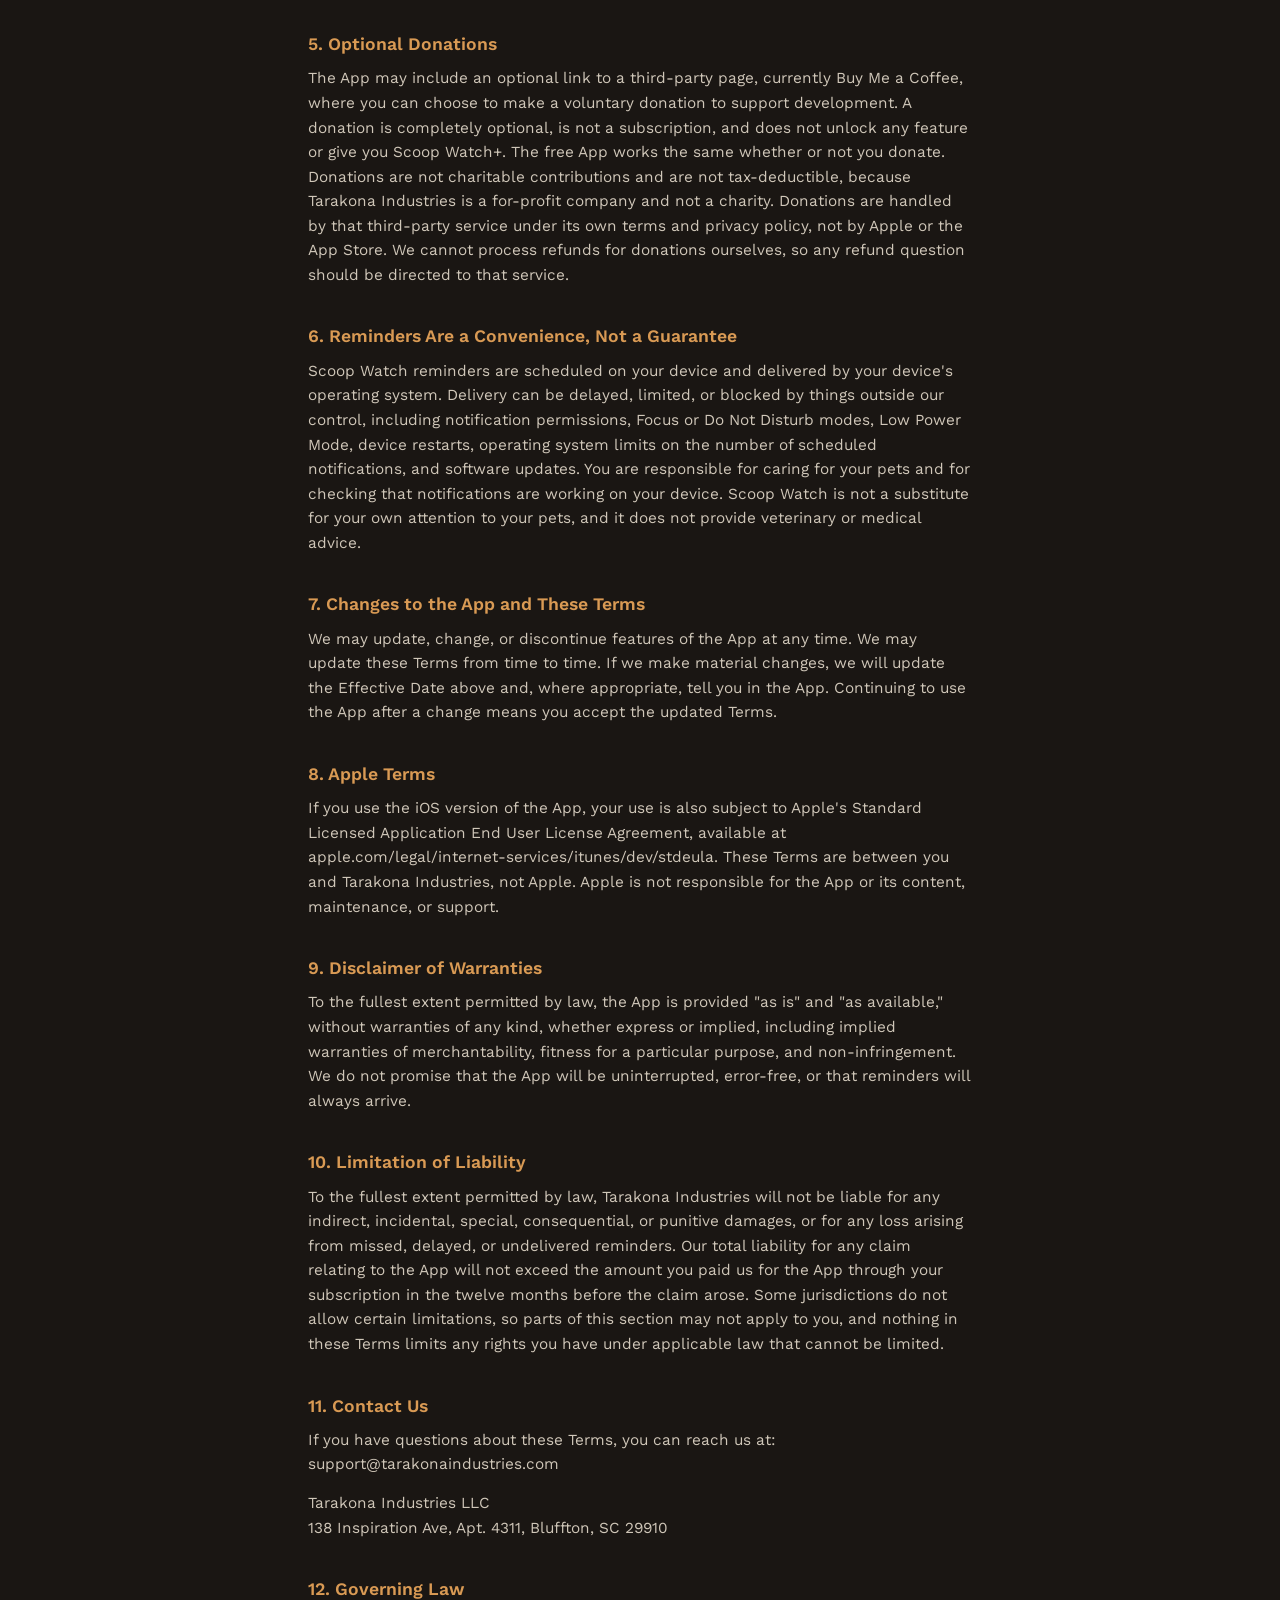
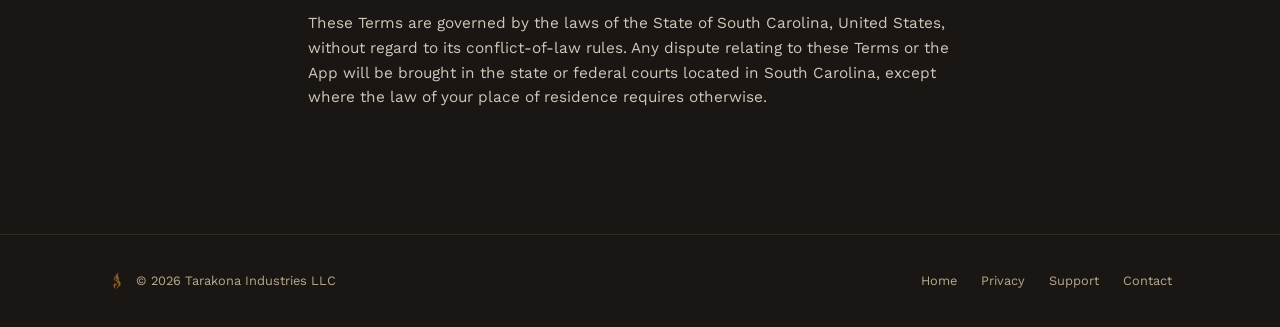
<file: terms.html>
<!DOCTYPE html>
<html lang="en">
<head>
<meta charset="UTF-8">
<meta name="viewport" content="width=device-width, initial-scale=1.0">
<title>Terms of Use | Scoop Watch</title>
<meta name="description" content="Terms of Use for Scoop Watch, developed by Tarakona Industries LLC.">
<link rel="preconnect" href="https://fonts.googleapis.com">
<link rel="preconnect" href="https://fonts.gstatic.com" crossorigin>
<link href="https://fonts.googleapis.com/css2?family=Fraunces:opsz,wght@9..144,500;600;700&family=Work+Sans:wght@400;500;600&display=swap" rel="stylesheet">
<link rel="stylesheet" href="styles.css">
<script src="nav.js" defer></script>
</head>
<body>

<nav class="site-nav">
  <div class="wrap">
    <a href="index.html" class="brand">
      <img src="assets/wing-flame-icon.png" alt="">
      <span class="brand-text">TARAKONA<small>INDUSTRIES</small></span>
    </a>
    <button class="nav-toggle" aria-label="Toggle menu" onclick="document.querySelector('.nav-links').classList.toggle('open')">☰</button>
    <div class="nav-links">
      <a href="index.html">Home</a>
      <a href="visions.html">Visions</a>
      <div class="nav-more has-active">
        <button type="button" class="nav-more-btn" aria-expanded="false" aria-haspopup="true">More <svg width="10" height="10" viewBox="0 0 10 10" fill="none" aria-hidden="true"><path d="M2 3.5l3 3 3-3" stroke="currentColor" stroke-width="1.6" stroke-linecap="round" stroke-linejoin="round"/></svg></button>
        <div class="nav-dropdown">
          <a href="privacy.html">Privacy</a>
          <a href="terms.html" class="active">Terms</a>
          <a href="support.html">Support</a>
        </div>
      </div>
    </div>
  </div>
</nav>

<div class="legal">
  <span class="eyebrow">Tarakona Industries LLC</span>
  <h1 style="margin-top:14px;">Terms of Use</h1>
  <span class="effective">Scoop Watch · Effective Date: November 1, 2026</span>

  <p>These Terms of Use ("Terms") are an agreement between you and Tarakona Industries LLC ("Tarakona Industries," "we," "us," or "our"), a South Carolina limited liability company, about your use of the Scoop Watch app (the "App"). By downloading or using the App, you agree to these Terms. If you do not agree, please do not use the App.</p>

  <h2>1. The App</h2>
  <p>Scoop Watch is a litter box cleaning reminder app. The core App is free. Scoop Watch+ is an optional paid subscription that unlocks additional features, described in Section 4. Your use of the App is also governed by our <a href="privacy.html">Privacy Policy</a>.</p>

  <h2>2. License</h2>
  <p>We grant you a personal, non-exclusive, non-transferable, revocable license to use the App on devices you own or control, for your own non-commercial use. You may not copy, modify, reverse engineer, or distribute the App, or use it in any way that violates the law or the rights of others, except where the law gives you those rights regardless of this agreement.</p>

  <h2>3. Your Information</h2>
  <p>The information you enter into the App, such as your name, your pets' details, and any photos you choose, is stored on your device, as described in our Privacy Policy. You are responsible for your own device backups.</p>

  <h2>4. Scoop Watch+ Subscription</h2>
  <ul>
    <li><strong>What it is.</strong> Scoop Watch+ is an auto-renewing monthly subscription that unlocks the optional features described in the App at the time you subscribe. The free App is not reduced or removed by the existence of the subscription.</li>
    <li><strong>Price.</strong> The price and billing period are shown in the App on the subscription screen before you confirm a purchase. Prices vary by country and currency and may include applicable taxes.</li>
    <li><strong>Payment and renewal.</strong> Payment is charged to your Apple ID account when you confirm the purchase. The subscription renews automatically each month unless you cancel at least 24 hours before the end of the current period. Your account will be charged for renewal within 24 hours before the end of the current period.</li>
    <li><strong>Managing and cancelling.</strong> You can manage or cancel your subscription at any time in your Apple ID account settings (on your iPhone, open Settings, tap your name, then tap Subscriptions). Deleting the App does not cancel your subscription.</li>
    <li><strong>Refunds.</strong> Purchases are processed by Apple, and we cannot issue refunds directly. To request a refund, use Apple's "Report a Problem" process (reportaproblem.apple.com).</li>
    <li><strong>If your subscription ends.</strong> Subscription features stop being applied, but your saved choices are kept, so they return if you subscribe again.</li>
    <li><strong>Restoring purchases.</strong> If you reinstall the App or use a new device signed in to the same Apple ID, you can restore your subscription with the Restore Purchases option in the App.</li>
    <li><strong>Changes.</strong> We may change the features included with Scoop Watch+ or the price. Price changes are communicated and handled according to Apple's subscription rules, and you will have the chance to decline before a new price applies to you.</li>
  </ul>

  <h2>5. Optional Donations</h2>
  <p>The App may include an optional link to a third-party page, currently Buy Me a Coffee, where you can choose to make a voluntary donation to support development. A donation is completely optional, is not a subscription, and does not unlock any feature or give you Scoop Watch+. The free App works the same whether or not you donate. Donations are not charitable contributions and are not tax-deductible, because Tarakona Industries is a for-profit company and not a charity. Donations are handled by that third-party service under its own terms and privacy policy, not by Apple or the App Store. We cannot process refunds for donations ourselves, so any refund question should be directed to that service.</p>

  <h2>6. Reminders Are a Convenience, Not a Guarantee</h2>
  <p>Scoop Watch reminders are scheduled on your device and delivered by your device's operating system. Delivery can be delayed, limited, or blocked by things outside our control, including notification permissions, Focus or Do Not Disturb modes, Low Power Mode, device restarts, operating system limits on the number of scheduled notifications, and software updates. You are responsible for caring for your pets and for checking that notifications are working on your device. Scoop Watch is not a substitute for your own attention to your pets, and it does not provide veterinary or medical advice.</p>

  <h2>7. Changes to the App and These Terms</h2>
  <p>We may update, change, or discontinue features of the App at any time. We may update these Terms from time to time. If we make material changes, we will update the Effective Date above and, where appropriate, tell you in the App. Continuing to use the App after a change means you accept the updated Terms.</p>

  <h2>8. Apple Terms</h2>
  <p>If you use the iOS version of the App, your use is also subject to Apple's Standard Licensed Application End User License Agreement, available at <a href="https://www.apple.com/legal/internet-services/itunes/dev/stdeula/">apple.com/legal/internet-services/itunes/dev/stdeula</a>. These Terms are between you and Tarakona Industries, not Apple. Apple is not responsible for the App or its content, maintenance, or support.</p>

  <h2>9. Disclaimer of Warranties</h2>
  <p>To the fullest extent permitted by law, the App is provided "as is" and "as available," without warranties of any kind, whether express or implied, including implied warranties of merchantability, fitness for a particular purpose, and non-infringement. We do not promise that the App will be uninterrupted, error-free, or that reminders will always arrive.</p>

  <h2>10. Limitation of Liability</h2>
  <p>To the fullest extent permitted by law, Tarakona Industries will not be liable for any indirect, incidental, special, consequential, or punitive damages, or for any loss arising from missed, delayed, or undelivered reminders. Our total liability for any claim relating to the App will not exceed the amount you paid us for the App through your subscription in the twelve months before the claim arose. Some jurisdictions do not allow certain limitations, so parts of this section may not apply to you, and nothing in these Terms limits any rights you have under applicable law that cannot be limited.</p>

  <h2>11. Contact Us</h2>
  <p>If you have questions about these Terms, you can reach us at: support@tarakonaindustries.com</p>
  <p>Tarakona Industries LLC<br>138 Inspiration Ave, Apt. 4311, Bluffton, SC 29910</p>

  <h2>12. Governing Law</h2>
  <p>These Terms are governed by the laws of the State of South Carolina, United States, without regard to its conflict-of-law rules. Any dispute relating to these Terms or the App will be brought in the state or federal courts located in South Carolina, except where the law of your place of residence requires otherwise.</p>
</div>

<footer>
  <div class="wrap">
    <div class="footer-brand">
      <img src="assets/wing-flame-icon.png" alt="">
      © 2026 Tarakona Industries LLC
    </div>
    <div class="footer-links">
      <a href="index.html">Home</a>
      <a href="privacy.html">Privacy</a>
      <a href="support.html">Support</a>
      <a href="mailto:support@tarakonaindustries.com">Contact</a>
    </div>
  </div>
</footer>

</body>
</html>
</file>
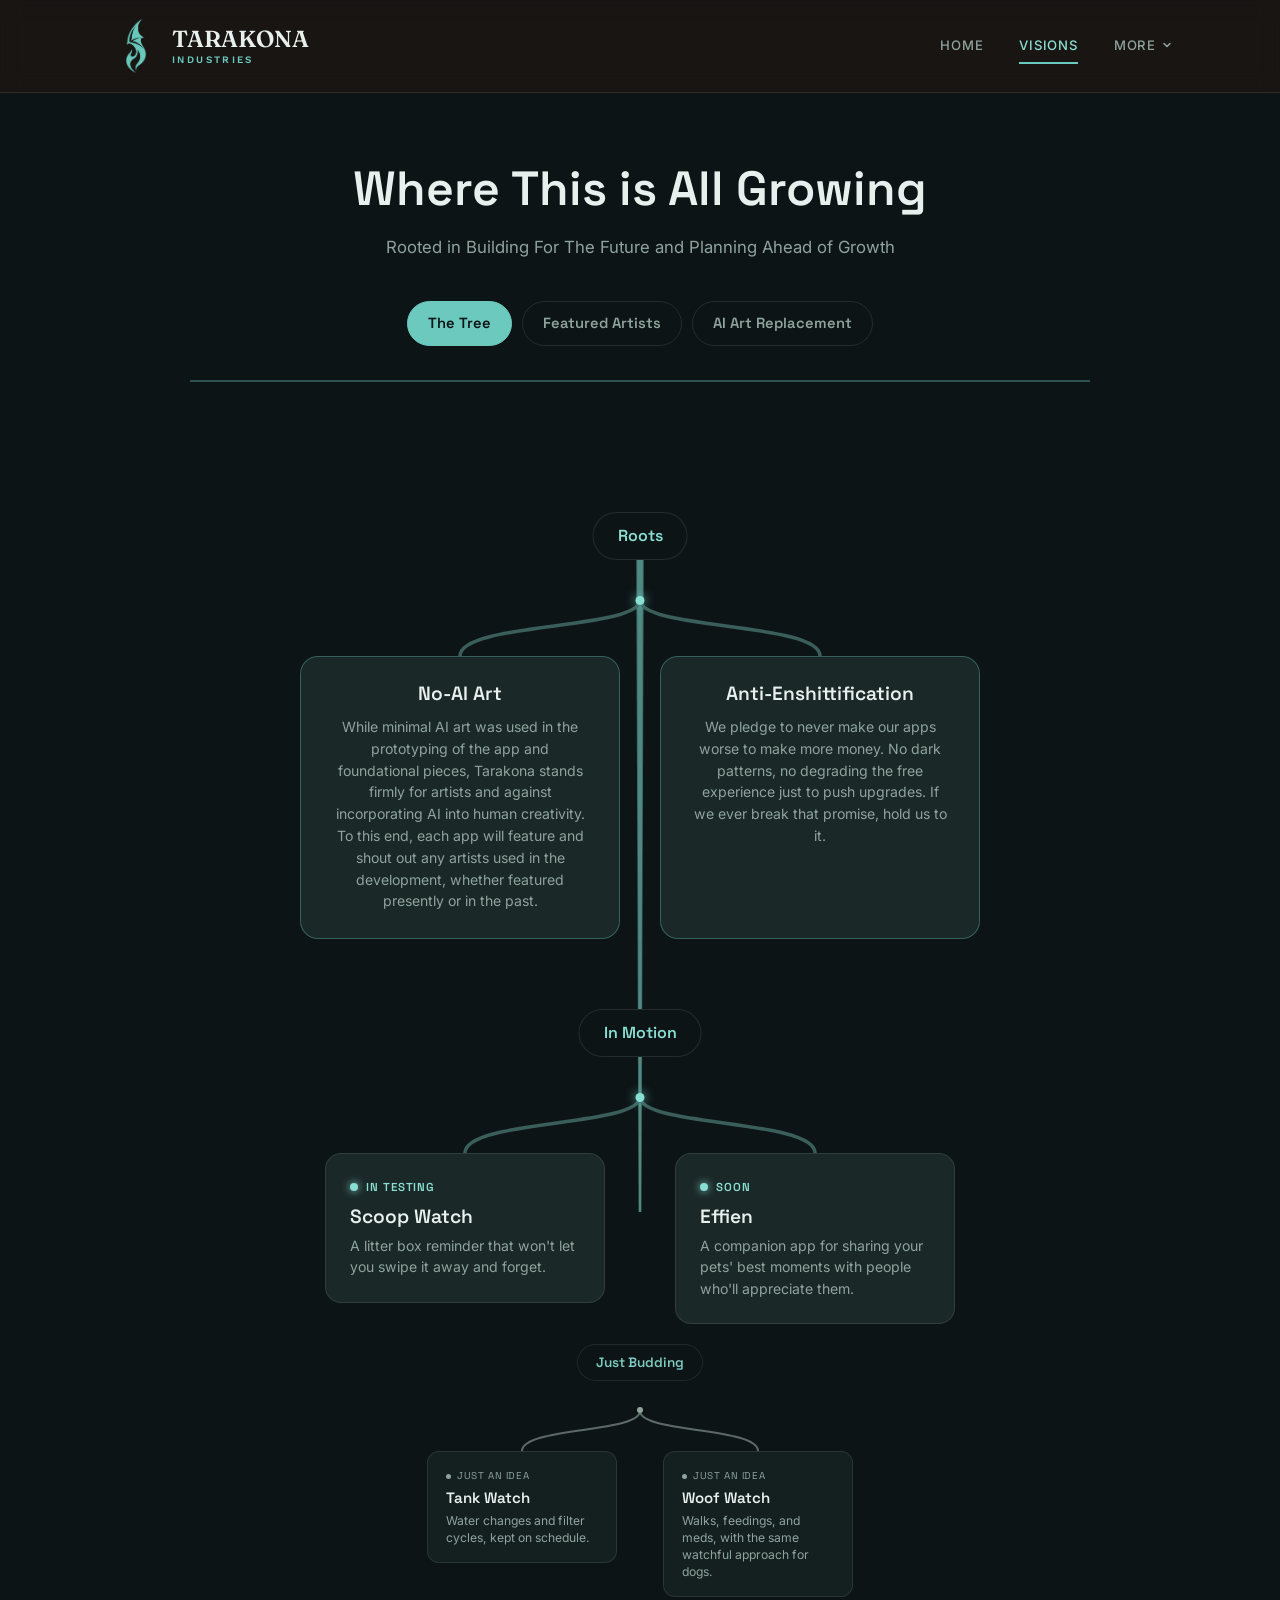
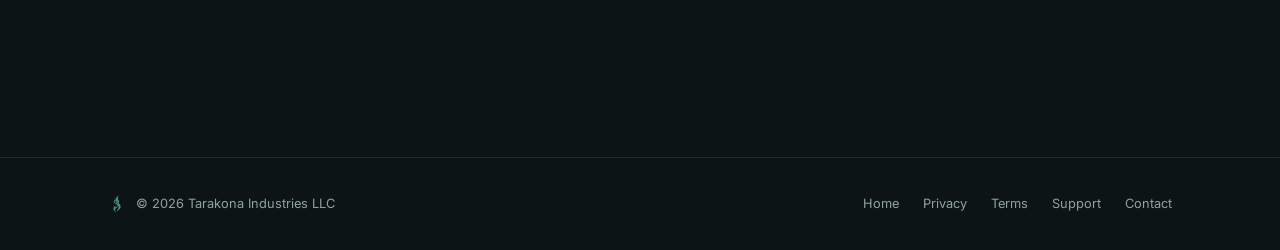
<file: visions.html>
<!DOCTYPE html>
<html lang="en">
<head>
<meta charset="UTF-8">
<meta name="viewport" content="width=device-width, initial-scale=1.0">
<title>Visions | Tarakona Industries</title>
<meta name="description" content="See what Tarakona Industries has in motion, and what's just budding.">
<link rel="preconnect" href="https://fonts.googleapis.com">
<link rel="preconnect" href="https://fonts.gstatic.com" crossorigin>
<link href="https://fonts.googleapis.com/css2?family=Fraunces:opsz,wght@9..144,500;600;700&family=Space+Grotesk:wght@500;600;700&family=Inter:wght@400;500;600&family=Work+Sans:wght@400;500;600&display=swap" rel="stylesheet">
<link rel="stylesheet" href="styles.css">
<script>document.documentElement.classList.add("js");</script>
<style>
  :root {
    --obsidian: #0d1416;
    --panel: #142020;
    --panel-2: #1a2827;
    --border: rgba(232, 240, 238, 0.1);
    --border-strong: rgba(107, 201, 189, 0.35);
    --bronze: #6bc9bd;
    --bronze-bright: #8adfd3;
    --oxblood: #3a5f5a;
    --parchment: #e8f0ee;
    --muted: #8fa39d;
  }
  body { font-family: 'Inter', sans-serif; }
  .vision-hero { text-align: center; padding: 70px 28px 40px; }
  .vision-hero h1 { font-family: 'Space Grotesk', sans-serif; font-weight: 600; font-size: clamp(2rem, 4.5vw, 3rem); }
  .vision-hero p { color: var(--muted); max-width: 50ch; margin: 18px auto 0; font-size: 1.05rem; }

  .hero-divider { max-width: 900px; margin: 0 auto; border: none; border-top: 2px solid var(--border-strong); }

  .tree-wrap { max-width: 900px; margin: 0 auto; padding: 50px 28px 20px; position: relative; }
  .trunk-svg { position: absolute; top: 50px; left: 50%; transform: translateX(-50%); z-index: 0; pointer-events: none; }
  .section { position: relative; z-index: 1; }

  .branch-connector { position: relative; margin: 0 auto; height: 56px; overflow: visible; }
  .branch-node-dot { position: absolute; top: -4px; left: 50%; transform: translateX(-50%); width: 9px; height: 9px; border-radius: 50%; background: var(--bronze-bright); box-shadow: 0 0 10px 2px rgba(107,201,189,0.5); z-index: 3; }
  .foundation-connector { width: 680px; max-width: 100%; }
  .motion-connector { width: 630px; max-width: 100%; }
  .budding-connector { width: 426px; max-width: 100%; height: 40px; }
  .budding-connector .branch-node-dot { width: 6px; height: 6px; box-shadow: none; background: var(--muted); }

  .branch-label {
    text-align: center; font-family: 'Space Grotesk', sans-serif; font-weight: 600;
    color: var(--bronze-bright); background: var(--obsidian); display: inline-block;
    border: 1px solid var(--border); border-radius: 999px; position: relative;
    left: 50%; transform: translateX(-50%); z-index: 2;
  }

  .foundation-cards { display: flex; justify-content: center; gap: 40px; flex-wrap: wrap; margin-bottom: 70px; }
  .root-card { background: var(--panel-2); border: 1px solid var(--border-strong); border-radius: 18px; padding: 26px 30px; width: 320px; text-align: center; }
  .root-card h3 { font-family: 'Space Grotesk', sans-serif; font-size: 1.2rem; margin-bottom: 12px; }
  .root-card p { font-size: 0.88rem; color: var(--muted); margin: 0; line-height: 1.55; }

  .motion-label { font-size: 1rem; padding: 10px 24px; margin-bottom: 40px; }
  .motion-branches { display: flex; justify-content: center; gap: 70px; flex-wrap: wrap; margin-bottom: 20px; width: 630px; max-width: 100%; margin-left: auto; margin-right: auto; }
  .motion-node { width: 280px; }
  .node-card { background: var(--panel-2); border: 1px solid var(--border); border-radius: 16px; padding: 24px; }
  .status-dot { width: 8px; height: 8px; border-radius: 50%; display: inline-block; margin-right: 8px; background: var(--bronze-bright); box-shadow: 0 0 8px var(--bronze-bright); }
  .node-status { font-family: 'Space Grotesk', sans-serif; font-size: 0.72rem; letter-spacing: 0.08em; text-transform: uppercase; color: var(--bronze-bright); display: flex; align-items: center; margin-bottom: 10px; font-weight: 600; }
  .node-card h3 { font-family: 'Space Grotesk', sans-serif; font-size: 1.2rem; margin-bottom: 8px; }
  .node-card p { font-size: 0.88rem; color: var(--muted); margin: 0; line-height: 1.5; }

  .budding-label { font-size: 0.85rem; padding: 7px 18px; margin-bottom: 30px; opacity: 0.9; }
  .budding-branches { display: flex; justify-content: center; gap: 46px; flex-wrap: wrap; width: 426px; max-width: 100%; margin-left: auto; margin-right: auto; padding-bottom: 60px; }
  .bud-node { width: 190px; }
  .bud-card { background: var(--panel); border: 1px solid var(--border); border-radius: 12px; padding: 16px 18px; }
  .bud-dot { width: 5px; height: 5px; border-radius: 50%; display: inline-block; margin-right: 6px; background: var(--muted); }
  .bud-status { font-family: 'Space Grotesk', sans-serif; font-size: 0.62rem; letter-spacing: 0.06em; text-transform: uppercase; color: var(--muted); display: flex; align-items: center; margin-bottom: 6px; }
  .bud-card h3 { font-family: 'Space Grotesk', sans-serif; font-size: 0.94rem; margin-bottom: 5px; font-weight: 600; }
  .bud-card p { font-size: 0.76rem; color: var(--muted); margin: 0; line-height: 1.4; }

  @media (max-width: 720px) {
    .foundation-connector, .motion-connector, .budding-connector, .trunk-svg { display: none; }
    .root-card, .motion-node, .bud-node { width: 100%; max-width: 340px; }
  }

  /* ---------- Visions tabs ---------- */
  .vision-tabs { display: flex; gap: 10px; justify-content: center; flex-wrap: wrap; margin: 0 auto 34px; padding: 0 20px; }
  .vision-tab { font-family: 'Space Grotesk', sans-serif; font-weight: 600; font-size: 0.92rem; padding: 10px 20px; border-radius: 999px; border: 1px solid var(--border); color: var(--muted); text-decoration: none; transition: color 0.2s ease, border-color 0.2s ease, background 0.2s ease; }
  .vision-tab:hover { color: var(--bronze-bright); border-color: var(--border-strong); }
  .vision-tab.is-active { color: #0d1416; background: var(--bronze); border-color: var(--bronze); }
  .js .tab-panel { display: none; }
  .js .tab-panel.is-active { display: block; }
  .panel-wrap { max-width: 900px; margin: 0 auto; padding: 50px 28px 90px; }
  .panel-wrap h2 { font-family: 'Space Grotesk', sans-serif; font-size: clamp(1.6rem, 3vw, 2.1rem); text-align: center; }
  .panel-lede { color: var(--muted); max-width: 56ch; margin: 16px auto 0; text-align: center; font-size: 1rem; }

  /* Featured artists */
  .promise-row { display: grid; grid-template-columns: repeat(auto-fit, minmax(240px, 1fr)); gap: 18px; margin: 36px 0 44px; }
  .promise { background: var(--panel); border: 1px solid var(--border-strong); border-radius: 16px; padding: 20px 22px; display: flex; gap: 14px; align-items: flex-start; }
  .promise svg { flex-shrink: 0; margin-top: 3px; }
  .promise h3 { font-family: 'Space Grotesk', sans-serif; font-size: 1rem; margin-bottom: 4px; }
  .promise p { font-size: 0.86rem; color: var(--muted); margin: 0; line-height: 1.5; }
  .artist-grid { display: grid; grid-template-columns: repeat(auto-fit, minmax(260px, 1fr)); gap: 22px; }
  .artist-card { background: var(--panel-2); border: 1px solid var(--border); border-radius: 16px; padding: 24px; display: flex; flex-direction: column; gap: 12px; }
  .artist-card .artist-avatar { width: 72px; height: 72px; border-radius: 50%; object-fit: cover; background: var(--panel); border: 1px solid var(--border); }
  .artist-card h3 { font-family: 'Space Grotesk', sans-serif; font-size: 1.15rem; }
  .artist-card .artist-work { font-size: 0.86rem; color: var(--muted); line-height: 1.5; margin: 0; }
  .artist-card .artist-links { margin-top: auto; font-size: 0.82rem; }
  .artist-card .artist-links a { color: var(--bronze-bright); margin-right: 14px; }
  .artist-card.placeholder { background: transparent; border-style: dashed; border-color: var(--border-strong); align-items: center; justify-content: center; text-align: center; min-height: 200px; color: var(--muted); font-size: 0.92rem; }

  /* AI art replacement */
  .progress-card { background: var(--panel); border: 1px solid var(--border); border-radius: 16px; padding: 22px 24px; margin: 36px 0 10px; }
  .progress-head { display: flex; justify-content: space-between; align-items: baseline; gap: 12px; flex-wrap: wrap; margin-bottom: 14px; }
  .progress-head strong { font-family: 'Space Grotesk', sans-serif; font-size: 1rem; }
  .progress-head span { font-size: 0.85rem; color: var(--bronze-bright); font-weight: 600; }
  .blocks { display: flex; gap: 6px; }
  .block { flex: 1; height: 14px; border-radius: 4px; background: var(--obsidian); border: 1px solid var(--border); }
  .block.filled { background: var(--bronze); border-color: var(--bronze); }
  .swap-group-title { font-family: 'Space Grotesk', sans-serif; font-size: 0.78rem; letter-spacing: 0.14em; text-transform: uppercase; color: var(--bronze-bright); font-weight: 600; margin: 44px 0 18px; }
  .swap-item { margin-bottom: 34px; }
  .swap-title { display: flex; justify-content: space-between; align-items: baseline; gap: 12px; flex-wrap: wrap; margin-bottom: 12px; }
  .swap-title h3 { font-family: 'Space Grotesk', sans-serif; font-size: 1.05rem; }
  .swap-title span { font-size: 0.8rem; color: var(--muted); }
  .swap-row { display: grid; grid-template-columns: 1fr 64px 1fr; align-items: center; gap: 12px; }
  .art-box { position: relative; min-height: 200px; border-radius: 16px; display: flex; align-items: center; justify-content: center; padding: 38px 18px 18px; margin: 0; }
  .art-box.ai { background: var(--panel-2); border: 1px solid var(--border); }
  .art-box.human { background: transparent; border: 1px dashed var(--border-strong); }
  .art-box img { max-width: 100%; max-height: 150px; object-fit: contain; }
  .art-label { position: absolute; top: 12px; left: 14px; font-family: 'Space Grotesk', sans-serif; font-size: 0.64rem; letter-spacing: 0.1em; text-transform: uppercase; font-weight: 600; color: var(--muted); }
  .art-box.human .art-label { color: var(--bronze-bright); }
  .coming-soon { font-family: 'Space Grotesk', sans-serif; font-weight: 600; font-size: 1rem; color: var(--muted); text-align: center; }
  .art-credit { position: absolute; bottom: 12px; left: 14px; right: 14px; font-size: 0.78rem; color: var(--muted); text-align: center; }
  .art-credit a { color: var(--bronze-bright); }
  .swap-arrow { display: flex; justify-content: center; }
  .note-card { background: var(--panel); border: 1px dashed var(--border-strong); border-radius: 16px; padding: 26px; text-align: center; color: var(--muted); font-size: 0.92rem; }

  @media (max-width: 720px) {
    .swap-row { grid-template-columns: 1fr; }
    .swap-arrow { transform: rotate(90deg); height: 40px; align-items: center; }
  }
</style>
<script src="nav.js" defer></script>
</head>
<body>

<nav class="site-nav">
  <div class="wrap">
    <a href="index.html" class="brand">
      <img src="assets/wing-flame-icon-verdigris.png" alt="">
      <span class="brand-text">TARAKONA<small>INDUSTRIES</small></span>
    </a>
    <button class="nav-toggle" aria-label="Toggle menu" onclick="document.querySelector('.nav-links').classList.toggle('open')">☰</button>
    <div class="nav-links">
      <a href="index.html">Home</a>
      <a href="visions.html" class="active">Visions</a>
      <div class="nav-more">
        <button type="button" class="nav-more-btn" aria-expanded="false" aria-haspopup="true">More <svg width="10" height="10" viewBox="0 0 10 10" fill="none" aria-hidden="true"><path d="M2 3.5l3 3 3-3" stroke="currentColor" stroke-width="1.6" stroke-linecap="round" stroke-linejoin="round"/></svg></button>
        <div class="nav-dropdown">
          <a href="privacy.html">Privacy</a>
          <a href="terms.html">Terms</a>
          <a href="support.html">Support</a>
        </div>
      </div>
    </div>
  </div>
</nav>

<div class="vision-hero">
  <h1>Where This is All Growing</h1>
  <p>Rooted in Building For The Future and Planning Ahead of Growth</p>
</div>

<nav class="vision-tabs" role="tablist" aria-label="Visions sections">
  <a class="vision-tab is-active" data-tab="tree" href="#tree" role="tab" aria-selected="true">The Tree</a>
  <a class="vision-tab" data-tab="artists" href="#artists" role="tab" aria-selected="false">Featured Artists</a>
  <a class="vision-tab" data-tab="ai-art" href="#ai-art" role="tab" aria-selected="false">AI Art Replacement</a>
</nav>

<hr class="hero-divider">

<section id="panel-tree" class="tab-panel is-active">

<div class="tree-wrap">
  <svg class="trunk-svg" width="16" height="700" viewBox="0 0 16 700" preserveAspectRatio="none">
    <polygon points="4,0 12,0 9.5,700 6.5,700" fill="#3a5f5a"/>
    <polygon points="5,0 11,0 9,700 7,700" fill="#6bc9bd" opacity="0.4"/>
  </svg>

  <div class="section">
    <div class="branch-label motion-label">Roots</div>
    <div class="branch-connector foundation-connector">
      <div class="branch-node-dot"></div>
      <svg width="680" height="56" viewBox="0 0 680 56" style="position:absolute; top:0; left:0;">
        <path d="M340 0 C340 30, 160 22, 160 56" stroke="#3a5f5a" stroke-width="3.5" fill="none" stroke-linecap="round"/>
        <path d="M340 0 C340 30, 520 22, 520 56" stroke="#3a5f5a" stroke-width="3.5" fill="none" stroke-linecap="round"/>
      </svg>
    </div>
    <div class="foundation-cards">
      <div class="root-card">
        <h3>No-AI Art</h3>
        <p>While minimal AI art was used in the prototyping of the app and foundational pieces, Tarakona stands firmly for artists and against incorporating AI into human creativity. To this end, each app will feature and shout out any artists used in the development, whether featured presently or in the past.</p>
      </div>
      <div class="root-card">
        <h3>Anti-Enshittification</h3>
        <p>We pledge to never make our apps worse to make more money. No dark patterns, no degrading the free experience just to push upgrades. If we ever break that promise, hold us to it.</p>
      </div>
    </div>
  </div>

  <div class="section">
    <div class="branch-label motion-label">In Motion</div>
    <div class="branch-connector motion-connector">
      <div class="branch-node-dot"></div>
      <svg width="630" height="56" viewBox="0 0 630 56" style="position:absolute; top:0; left:0;">
        <path d="M315 0 C315 30, 140 22, 140 56" stroke="#3a5f5a" stroke-width="3.5" fill="none" stroke-linecap="round"/>
        <path d="M315 0 C315 30, 490 22, 490 56" stroke="#3a5f5a" stroke-width="3.5" fill="none" stroke-linecap="round"/>
      </svg>
    </div>
    <div class="motion-branches">
      <div class="motion-node">
        <div class="node-card">
          <div class="node-status"><span class="status-dot"></span>In testing</div>
          <h3>Scoop Watch</h3>
          <p>A litter box reminder that won't let you swipe it away and forget.</p>
        </div>
      </div>
      <div class="motion-node">
        <div class="node-card">
          <div class="node-status"><span class="status-dot"></span>Soon</div>
          <h3>Effien</h3>
          <p>A companion app for sharing your pets' best moments with people who'll appreciate them.</p>
        </div>
      </div>
    </div>
  </div>

  <div class="section">
    <div class="branch-label budding-label">Just Budding</div>
    <div class="branch-connector budding-connector">
      <div class="branch-node-dot"></div>
      <svg width="426" height="40" viewBox="0 0 426 40" style="position:absolute; top:0; left:0;">
        <path d="M213 0 C213 22, 95 16, 95 40" stroke="#8fa39d" stroke-width="2" fill="none" stroke-linecap="round" opacity="0.6"/>
        <path d="M213 0 C213 22, 331 16, 331 40" stroke="#8fa39d" stroke-width="2" fill="none" stroke-linecap="round" opacity="0.6"/>
      </svg>
    </div>
    <div class="budding-branches">
      <div class="bud-node">
        <div class="bud-card">
          <div class="bud-status"><span class="bud-dot"></span>Just an idea</div>
          <h3>Tank Watch</h3>
          <p>Water changes and filter cycles, kept on schedule.</p>
        </div>
      </div>
      <div class="bud-node">
        <div class="bud-card">
          <div class="bud-status"><span class="bud-dot"></span>Just an idea</div>
          <h3>Woof Watch</h3>
          <p>Walks, feedings, and meds, with the same watchful approach for dogs.</p>
        </div>
      </div>
    </div>
  </div>

</div>

</section>

<section id="panel-artists" class="tab-panel" role="tabpanel">
  <div class="panel-wrap">
    <h2>Featured Artists</h2>
    <p class="panel-lede">The people behind the art deserve to be seen. Every artist featured here is featured free of charge, and Tarakona pays for every commission.</p>

    <div class="promise-row">
      <div class="promise">
        <svg width="22" height="22" viewBox="0 0 24 24" fill="none"><circle cx="12" cy="12" r="10" stroke="#6bc9bd" stroke-width="2"/><path d="M7.5 12.5l3 3 6-7" stroke="#6bc9bd" stroke-width="2" stroke-linecap="round" stroke-linejoin="round"/></svg>
        <div><h3>Free of charge</h3><p>Artists pay nothing to be featured here.</p></div>
      </div>
      <div class="promise">
        <svg width="22" height="22" viewBox="0 0 24 24" fill="none"><circle cx="12" cy="12" r="10" stroke="#6bc9bd" stroke-width="2"/><path d="M7.5 12.5l3 3 6-7" stroke="#6bc9bd" stroke-width="2" stroke-linecap="round" stroke-linejoin="round"/></svg>
        <div><h3>Commissions paid by Tarakona</h3><p>We cover the cost of every commission.</p></div>
      </div>
    </div>

    <div class="artist-grid">
      <!-- ARTIST CARD TEMPLATE: copy this block, fill it in, and paste it above the placeholder.
      <div class="artist-card">
        <img class="artist-avatar" src="assets/artists/NAME.jpg" alt="Artist name">
        <h3>Artist Name</h3>
        <p class="artist-work">What they made, and where it appears (for example: the Scoop Watch app icon).</p>
        <div class="artist-links"><a href="https://example.com">Portfolio</a><a href="https://example.com">Instagram</a></div>
      </div>
      -->
      <div class="artist-card placeholder">Artists will appear here as their work is completed.</div>
    </div>
  </div>
</section>

<section id="panel-ai-art" class="tab-panel" role="tabpanel">
  <div class="panel-wrap">
    <h2>AI Art Replacement Progress</h2>
    <p class="panel-lede">A little AI art was used while prototyping and for a few foundational pieces. Each row below shows the original on the left and the human-made art that will replace it on the right.</p>

    <div class="progress-card">
      <div class="progress-head"><strong>Pieces replaced with human-made art</strong><span id="progress-count">0 of 3 replaced</span></div>
      <div class="blocks" id="progress-blocks"><div class="block"></div><div class="block"></div><div class="block"></div></div>
    </div>

    <div class="swap-group-title">Tarakona Website</div>

    <div class="swap-item" data-status="pending">
      <div class="swap-title"><h3>Wing and flame logo</h3><span>Nav bar, footer, favicon</span></div>
      <div class="swap-row">
        <figure class="art-box ai"><span class="art-label">AI-made</span><img src="assets/wing-flame-icon.png" alt="AI-made wing and flame logo"></figure>
        <div class="swap-arrow"><svg width="52" height="24" viewBox="0 0 52 24" fill="none" aria-hidden="true"><path d="M2 12 H46" stroke="#6bc9bd" stroke-width="3" stroke-linecap="round"/><path d="M38 4 L47 12 L38 20" stroke="#6bc9bd" stroke-width="3" stroke-linecap="round" stroke-linejoin="round"/></svg></div>
        <div class="art-box human"><span class="art-label">Human-made</span><div class="coming-soon">Coming Soon</div></div>
      </div>
    </div>
    <div class="swap-item" data-status="pending">
      <div class="swap-title"><h3>Dragon illustration</h3><span>Brand mark</span></div>
      <div class="swap-row">
        <figure class="art-box ai"><span class="art-label">AI-made</span><img src="assets/dragon-logo.png" alt="AI-made dragon illustration"></figure>
        <div class="swap-arrow"><svg width="52" height="24" viewBox="0 0 52 24" fill="none" aria-hidden="true"><path d="M2 12 H46" stroke="#6bc9bd" stroke-width="3" stroke-linecap="round"/><path d="M38 4 L47 12 L38 20" stroke="#6bc9bd" stroke-width="3" stroke-linecap="round" stroke-linejoin="round"/></svg></div>
        <div class="art-box human"><span class="art-label">Human-made</span><div class="coming-soon">Coming Soon</div></div>
      </div>
    </div>
    <div class="swap-item" data-status="pending">
      <div class="swap-title"><h3>Dragon flight banner</h3><span>Homepage banner</span></div>
      <div class="swap-row">
        <figure class="art-box ai"><span class="art-label">AI-made</span><img src="assets/dragon-flight-banner.png" alt="Dragon flight banner built from AI-made dragons"></figure>
        <div class="swap-arrow"><svg width="52" height="24" viewBox="0 0 52 24" fill="none" aria-hidden="true"><path d="M2 12 H46" stroke="#6bc9bd" stroke-width="3" stroke-linecap="round"/><path d="M38 4 L47 12 L38 20" stroke="#6bc9bd" stroke-width="3" stroke-linecap="round" stroke-linejoin="round"/></svg></div>
        <div class="art-box human"><span class="art-label">Human-made</span><div class="coming-soon">Coming Soon</div></div>
      </div>
    </div>

    <div class="swap-group-title">Scoop Watch App</div>
    <!-- SWAP ITEM TEMPLATE: copy a .swap-item block from above for each app piece.
         Swap the <img> for your screenshot. When a human-made piece is finished, set data-status="done",
         remove the .coming-soon div, and put the new art inside the human box, plus:
         <div class="art-credit">Art by <a href="#artists">Artist Name</a></div> -->
    <div class="note-card">The pieces of AI art in the Scoop Watch app are being catalogued and will appear here.</div>
  </div>
</section>

<script>
(function () {
  var tabs = [].slice.call(document.querySelectorAll('.vision-tab'));
  var panels = {};
  tabs.forEach(function (t) { panels[t.getAttribute('data-tab')] = document.getElementById('panel-' + t.getAttribute('data-tab')); });
  function show(name) {
    if (!panels[name]) name = 'tree';
    tabs.forEach(function (t) {
      var on = t.getAttribute('data-tab') === name;
      t.classList.toggle('is-active', on);
      t.setAttribute('aria-selected', on ? 'true' : 'false');
    });
    Object.keys(panels).forEach(function (k) { panels[k].classList.toggle('is-active', k === name); });
  }
  tabs.forEach(function (t) {
    t.addEventListener('click', function (e) {
      e.preventDefault();
      var name = t.getAttribute('data-tab');
      show(name);
      if (history.replaceState) history.replaceState(null, '', '#' + name);
    });
  });
  window.addEventListener('hashchange', function () { show(location.hash.slice(1)); });
  show(location.hash.slice(1));

  // Progress meter: counts every .swap-item, filled when data-status="done"
  var items = [].slice.call(document.querySelectorAll('.swap-item'));
  var done = items.filter(function (i) { return i.getAttribute('data-status') === 'done'; }).length;
  var blocks = document.getElementById('progress-blocks');
  var count = document.getElementById('progress-count');
  if (blocks && count && items.length) {
    blocks.innerHTML = '';
    items.forEach(function (i, idx) {
      var b = document.createElement('div');
      b.className = 'block' + (idx < done ? ' filled' : '');
      blocks.appendChild(b);
    });
    count.textContent = done + ' of ' + items.length + ' replaced';
  }
})();
</script>

<footer>
  <div class="wrap">
    <div class="footer-brand">
      <img src="assets/wing-flame-icon-verdigris.png" alt="">
      © 2026 Tarakona Industries LLC
    </div>
    <div class="footer-links">
      <a href="index.html">Home</a>
      <a href="privacy.html">Privacy</a>
      <a href="terms.html">Terms</a>
      <a href="support.html">Support</a>
      <a href="mailto:rojo@tarakonaindustries.com">Contact</a>
    </div>
  </div>
</footer>

</body>
</html>
</file>
<file: styles.css>
:root {
  --obsidian: #1a1613;
  --panel: #241d18;
  --panel-2: #2c2219;
  --border: rgba(240, 230, 214, 0.1);
  --border-strong: rgba(192, 133, 66, 0.35);
  --bronze: #c08542;
  --bronze-bright: #d99a54;
  --oxblood: #7a2e2e;
  --parchment: #f0e6d6;
  --muted: #b8a98e;
  --radius-lg: 20px;
  --radius-md: 12px;
  --max: 1120px;
}

* { box-sizing: border-box; }
html { scroll-behavior: smooth; }

body {
  margin: 0;
  background: var(--obsidian);
  color: var(--parchment);
  font-family: 'Work Sans', sans-serif;
  font-size: 16px;
  line-height: 1.6;
  -webkit-font-smoothing: antialiased;
}

h1, h2, h3 {
  font-family: 'Fraunces', Georgia, serif;
  font-weight: 600;
  color: var(--parchment);
  margin: 0;
  line-height: 1.1;
}

p { margin: 0; color: var(--muted); }
a { color: inherit; text-decoration: none; }

.wrap { max-width: var(--max); margin: 0 auto; padding: 0 28px; }

.eyebrow {
  font-family: 'Work Sans', sans-serif;
  font-size: 0.75rem;
  letter-spacing: 0.22em;
  text-transform: uppercase;
  color: var(--bronze-bright);
  font-weight: 600;
}

/* Nav */
.site-nav {
  position: sticky;
  top: 0;
  z-index: 50;
  background: rgba(26, 22, 19, 0.9);
  backdrop-filter: blur(10px);
  border-bottom: 1px solid var(--border);
}
.site-nav .wrap {
  display: flex;
  align-items: center;
  justify-content: space-between;
  height: 92px;
}
.brand { display: flex; align-items: center; gap: 8px; }
.brand img { width: 56px; height: 56px; object-fit: contain; }
.brand-text { font-family: 'Fraunces', serif; font-weight: 600; font-size: 1.45rem; line-height: 1; color: var(--parchment); }
.brand-text small { display: block; font-family: 'Work Sans', sans-serif; font-size: 0.62rem; letter-spacing: 0.24em; color: var(--bronze); margin-top: 5px; font-weight: 600; }

.nav-links { display: flex; gap: 36px; align-items: center; }
.nav-links a {
  font-size: 0.82rem;
  letter-spacing: 0.06em;
  text-transform: uppercase;
  color: var(--muted);
  font-weight: 500;
  padding: 6px 0;
  border-bottom: 2px solid transparent;
  transition: color 0.2s ease, border-color 0.2s ease;
}
.nav-links a:hover, .nav-links a.active { color: var(--bronze-bright); border-color: var(--bronze); }

.nav-toggle { display: none; background: none; border: 1px solid var(--border); border-radius: 8px; color: var(--parchment); width: 40px; height: 40px; font-size: 1.1rem; cursor: pointer; }

@media (max-width: 760px) {
  .nav-links {
    position: absolute; top: 78px; left: 0; right: 0;
    background: var(--panel);
    border-bottom: 1px solid var(--border);
    flex-direction: column; gap: 0; display: none;
  }
  .nav-links.open { display: flex; }
  .nav-links a { width: 100%; padding: 16px 28px; border-bottom: 1px solid var(--border); }
  .nav-toggle { display: block; }
}

/* Banner / Hero */
.banner {
  position: relative;
  padding: 70px 0 40px;
  overflow: hidden;
}
.banner-inner {
  display: flex;
  flex-direction: column;
  align-items: center;
  text-align: center;
  gap: 30px;
}
.banner .eyebrow { }
.banner h1 {
  font-size: clamp(2.4rem, 5.5vw, 4rem);
  max-width: 16ch;
}
.banner .lede {
  font-size: 1.1rem;
  max-width: 52ch;
  color: var(--muted);
}
.banner-art {
  width: 100vw;
  position: relative;
  left: 50%;
  transform: translateX(-50%);
  margin-top: 10px;
}
.banner-art img { width: 100%; height: auto; display: block; }

.btn {
  display: inline-flex;
  align-items: center;
  gap: 10px;
  padding: 14px 28px;
  border-radius: 999px;
  font-size: 0.85rem;
  font-weight: 600;
  letter-spacing: 0.02em;
  cursor: pointer;
  border: 1px solid transparent;
  transition: transform 0.15s ease, box-shadow 0.15s ease;
}
.btn:hover { transform: translateY(-1px); }
.btn-primary { background: linear-gradient(180deg, var(--bronze-bright), var(--bronze)); color: #241708; }
.btn-primary:hover { box-shadow: 0 10px 26px rgba(192, 133, 66, 0.28); }
.btn-ghost { background: transparent; border-color: var(--border-strong); color: var(--parchment); }
.btn-ghost:hover { border-color: var(--bronze-bright); color: var(--bronze-bright); }

/* Sections */
section { padding: 80px 0; }
.section-head { text-align: center; max-width: 60ch; margin: 0 auto 48px; }
.section-head h2 { font-size: clamp(1.8rem, 3vw, 2.4rem); margin-top: 14px; }
.products-title { font-size: clamp(2.2rem, 4.2vw, 3.2rem) !important; margin-top: 0 !important; }
.section-head p { margin-top: 14px; font-size: 1rem; }

/* Product grid */
.product-grid {
  display: grid;
  grid-template-columns: repeat(auto-fit, minmax(240px, 1fr));
  gap: 22px;
}
.product-card {
  background: var(--panel);
  border: 1px solid var(--border);
  border-radius: var(--radius-lg);
  overflow: hidden;
  display: flex;
  flex-direction: column;
  transition: border-color 0.2s ease, transform 0.2s ease;
}
.product-card.linkable:hover { border-color: var(--border-strong); transform: translateY(-4px); }
.product-image {
  height: 160px;
  background: var(--panel-2);
  display: flex;
  align-items: center;
  justify-content: center;
}
.product-image svg { width: 56px; height: 56px; }
.product-body { padding: 24px; display: flex; flex-direction: column; gap: 10px; flex: 1; }
.status-tag {
  align-self: flex-start;
  font-size: 0.65rem;
  letter-spacing: 0.1em;
  text-transform: uppercase;
  font-weight: 600;
  padding: 5px 11px;
  border-radius: 999px;
}
.status-live { background: rgba(192, 133, 66, 0.16); color: var(--bronze-bright); }
.status-soon { background: rgba(184, 169, 142, 0.12); color: var(--muted); }
.product-body h3 { font-size: 1.3rem; }
.product-body p { font-size: 0.92rem; }
.card-arrow { font-size: 0.78rem; color: var(--bronze-bright); font-weight: 600; margin-top: auto; }

/* Mission strip */
.mission {
  background: var(--panel);
  border-top: 1px solid var(--border);
  border-bottom: 1px solid var(--border);
}
.mission blockquote {
  font-family: 'Fraunces', serif;
  font-size: clamp(1.5rem, 2.8vw, 2.1rem);
  font-weight: 600;
  color: var(--parchment);
  max-width: 22ch;
  margin: 0 auto 22px;
  text-align: center;
  line-height: 1.3;
}
.mission p.byline { text-align: center; color: var(--bronze-bright); font-size: 0.92rem; font-style: italic; letter-spacing: 0.02em; }

/* CTA band */
.cta-band {
  background: var(--panel);
  border: 1px solid var(--border);
  border-radius: var(--radius-lg);
  padding: 50px;
  display: flex;
  justify-content: space-between;
  align-items: center;
  gap: 30px;
  flex-wrap: wrap;
}
.cta-band h2 { font-size: 1.6rem; max-width: 22ch; }

/* Feature rows (product pages) */
.feature-list {
  display: flex;
  flex-direction: column;
  gap: 1px;
  background: var(--border);
  border: 1px solid var(--border);
  border-radius: var(--radius-lg);
  overflow: hidden;
}
.feature-row {
  background: var(--obsidian);
  padding: 32px;
  display: grid;
  grid-template-columns: 80px 1fr;
  gap: 26px;
}
@media (max-width: 640px) { .feature-row { grid-template-columns: 1fr; gap: 10px; } }
.feature-mark { color: var(--bronze); font-weight: 600; font-size: 0.85rem; padding-top: 4px; }
.feature-row h3 { font-size: 1.2rem; margin-bottom: 8px; }
.feature-row p { font-size: 0.96rem; }

/* Roadmap */
.roadmap-item { display: grid; grid-template-columns: 54px 1fr; gap: 22px; padding-bottom: 40px; position: relative; }
.roadmap-item:last-child { padding-bottom: 0; }
.roadmap-item::before { content: ""; position: absolute; left: 26px; top: 42px; bottom: -2px; width: 1px; background: var(--border); }
.roadmap-item:last-child::before { display: none; }
.roadmap-num {
  width: 52px; height: 52px; border-radius: 50%;
  border: 1px solid var(--border-strong); background: var(--panel);
  display: flex; align-items: center; justify-content: center;
  color: var(--bronze-bright); font-weight: 600; font-size: 0.85rem; flex-shrink: 0;
}
.roadmap-item.done .roadmap-num { background: var(--bronze); border-color: var(--bronze); color: #241708; }
.roadmap-body h3 { font-size: 1.12rem; margin-bottom: 6px; }
.roadmap-body p { font-size: 0.94rem; }
.roadmap-when { font-size: 0.7rem; letter-spacing: 0.08em; text-transform: uppercase; color: var(--muted); margin-top: 8px; display: inline-block; font-weight: 600; }

/* Legal */
.legal { max-width: 720px; margin: 0 auto; padding: 60px 28px 110px; }
.legal h1 { font-size: 2rem; margin-bottom: 6px; }
.legal .effective { font-size: 0.78rem; color: var(--muted); margin-bottom: 42px; display: block; }
.legal h2 { font-size: 1.1rem; margin-top: 40px; margin-bottom: 12px; color: var(--bronze-bright); font-family: 'Work Sans', sans-serif; font-weight: 600; }
.legal p { color: var(--parchment); opacity: 0.85; margin-bottom: 14px; font-size: 0.96rem; }
.legal ul { margin: 0 0 14px; padding-left: 22px; color: var(--parchment); opacity: 0.85; }
.legal li { margin-bottom: 8px; font-size: 0.96rem; }
.legal .placeholder { color: var(--bronze-bright); font-style: italic; }

/* Footer */
footer { border-top: 1px solid var(--border); padding: 36px 0; }
footer .wrap { display: flex; justify-content: space-between; align-items: center; flex-wrap: wrap; gap: 16px; }
.footer-brand { display: flex; align-items: center; gap: 10px; font-size: 0.8rem; color: var(--muted); }
.footer-brand img { width: 18px; height: 18px; object-fit: contain; opacity: 0.7; }
.footer-links { display: flex; gap: 24px; }
.footer-links a { font-size: 0.8rem; color: var(--muted); transition: color 0.2s ease; }
.footer-links a:hover { color: var(--bronze-bright); }

/* ---------- Nav dropdown ("More") ---------- */
.nav-more { position: relative; }
.nav-more-btn {
  display: inline-flex; align-items: center; gap: 6px;
  font: inherit; font-size: 0.82rem; font-weight: 500; letter-spacing: 0.06em; text-transform: uppercase;
  color: var(--muted); background: none; border: 0; border-bottom: 2px solid transparent;
  padding: 6px 0; cursor: pointer;
  transition: color 0.2s ease, border-color 0.2s ease;
}
.nav-more-btn svg { transition: transform 0.2s ease; }
.nav-more-btn:hover, .nav-more.open .nav-more-btn, .nav-more.has-active .nav-more-btn { color: var(--bronze-bright); }
.nav-more.has-active .nav-more-btn { border-color: var(--bronze); }
.nav-more.open .nav-more-btn svg { transform: rotate(180deg); }
.nav-dropdown {
  display: none; position: absolute; top: calc(100% + 8px); right: -14px; min-width: 176px; z-index: 60;
  padding: 8px; background: var(--panel); border: 1px solid var(--border); border-radius: 12px;
  box-shadow: 0 14px 34px rgba(0, 0, 0, 0.45);
}
.nav-dropdown::before { content: ""; position: absolute; top: -10px; left: 0; right: 0; height: 10px; } /* hover bridge */
.nav-more.open .nav-dropdown { display: block; }
@media (hover: hover) and (min-width: 761px) { .nav-more:hover .nav-dropdown { display: block; } }
.nav-links .nav-dropdown a { display: block; padding: 10px 14px; border-bottom: 0; border-radius: 8px; font-size: 0.78rem; white-space: nowrap; }
.nav-links .nav-dropdown a:hover { background: var(--panel-2); }
.nav-links .nav-dropdown a.active { background: var(--panel-2); color: var(--bronze-bright); }

@media (max-width: 760px) {
  .nav-more { width: 100%; }
  .nav-more-btn { width: 100%; padding: 16px 28px; border-bottom: 1px solid var(--border); pointer-events: none; }
  .nav-more.has-active .nav-more-btn { border-color: var(--border); }
  .nav-more-btn svg { display: none; }
  .nav-dropdown { display: block; position: static; min-width: 0; padding: 0; background: none; border: 0; border-radius: 0; box-shadow: none; }
  .nav-dropdown::before { display: none; }
  .nav-links .nav-dropdown a { padding: 14px 28px 14px 48px; border-bottom: 1px solid var(--border); border-radius: 0; width: 100%; }
}
</file>
